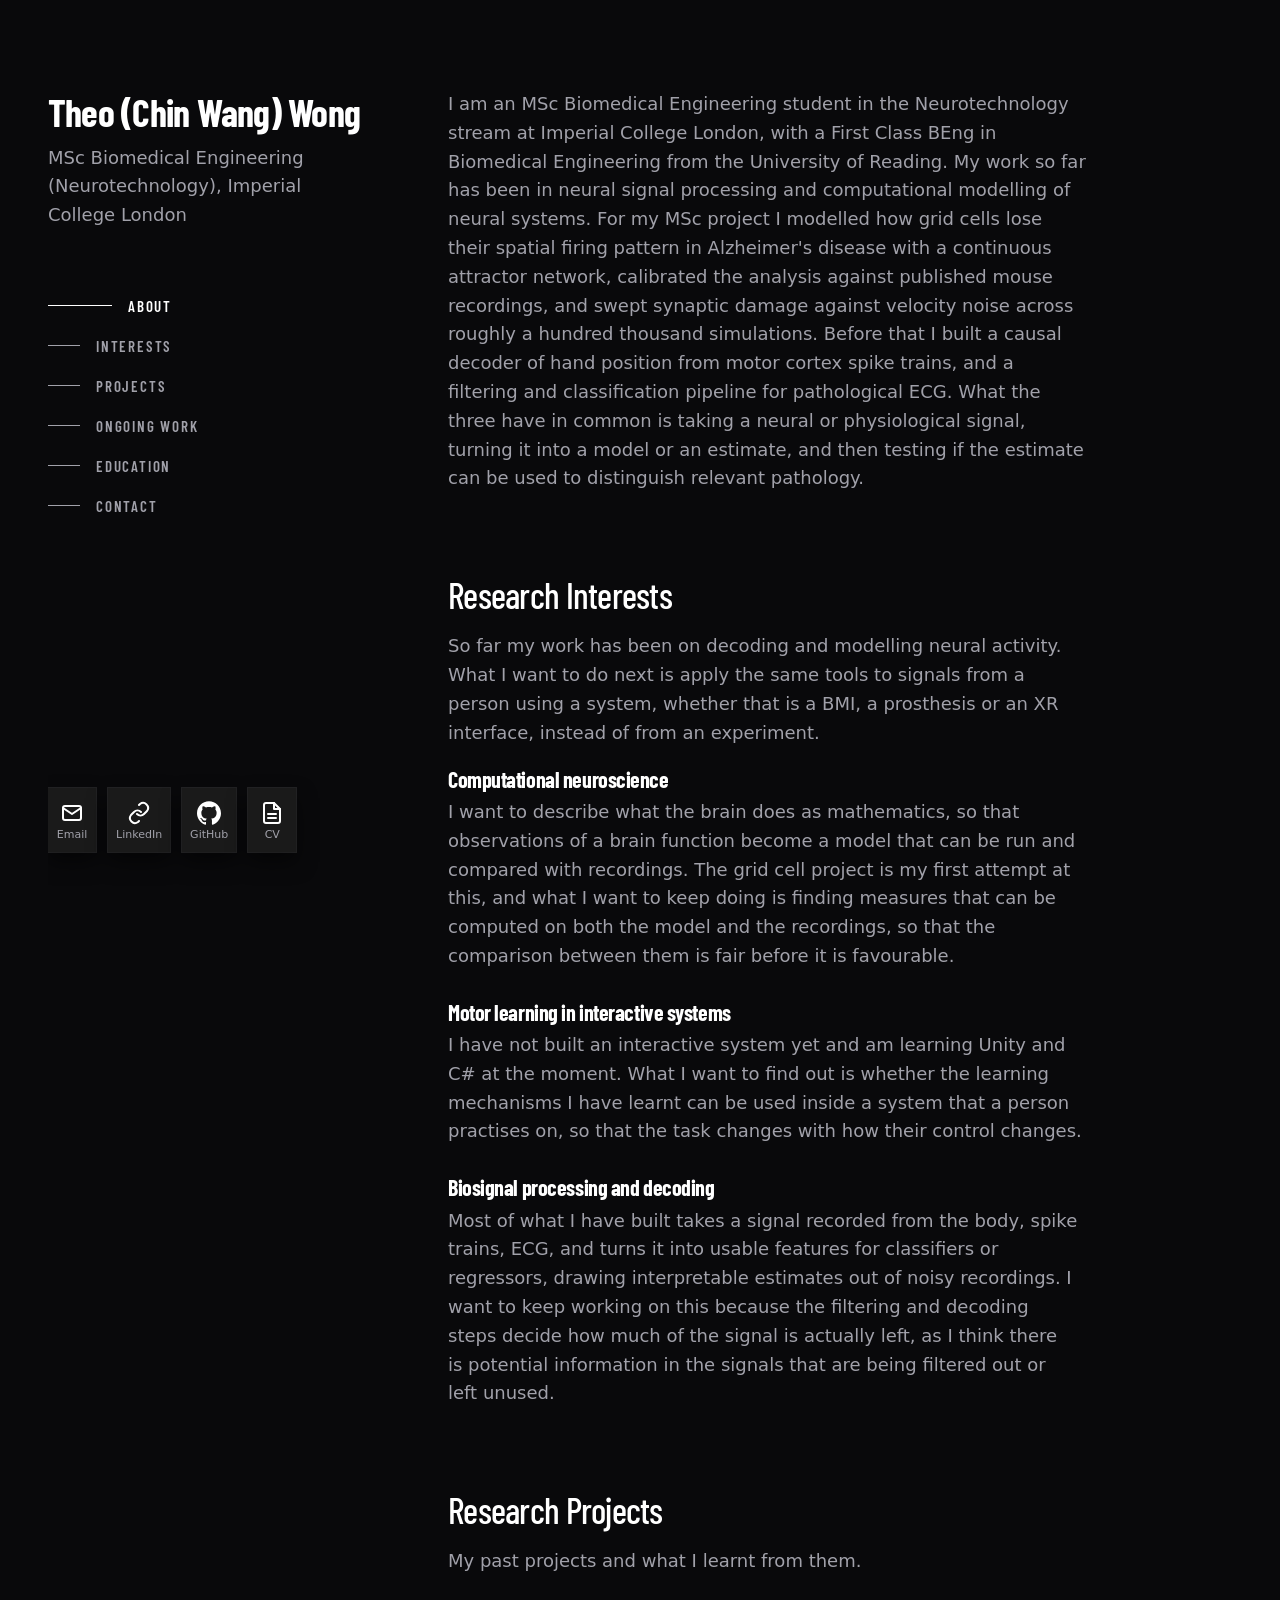
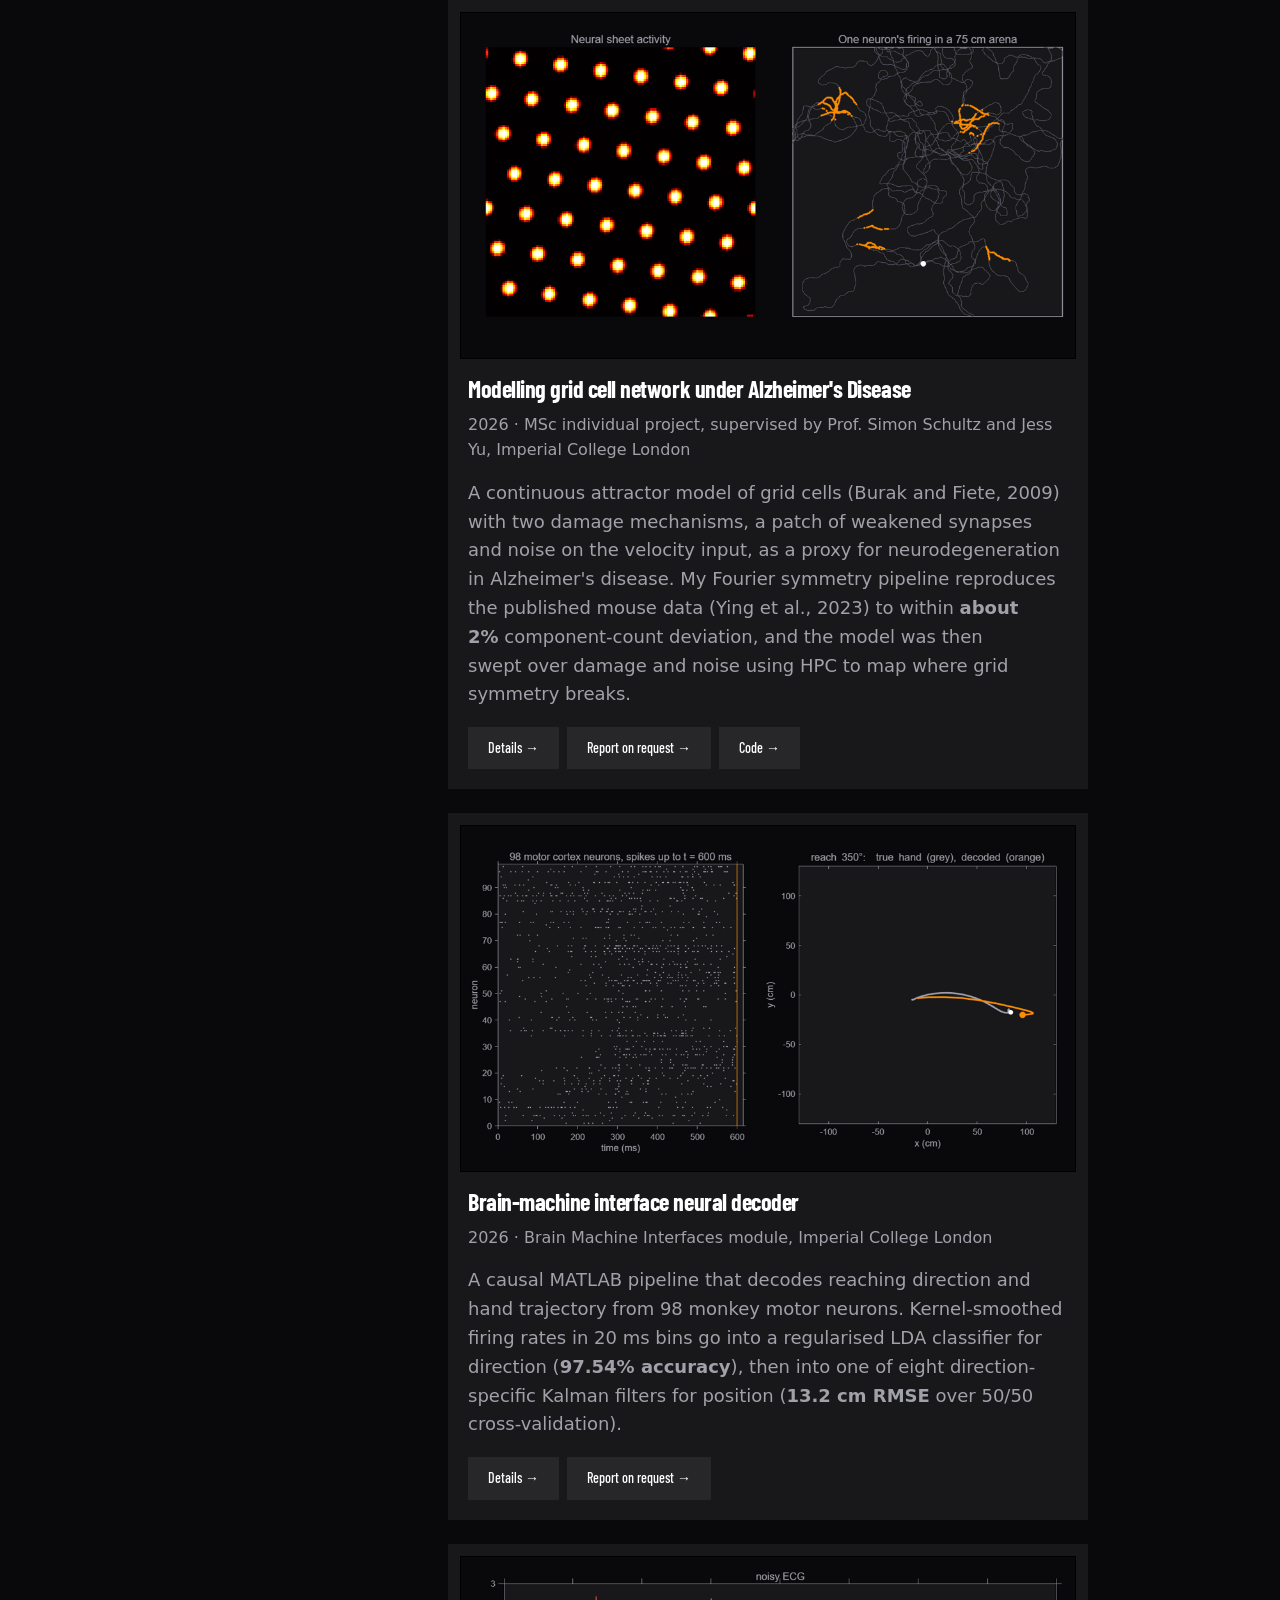
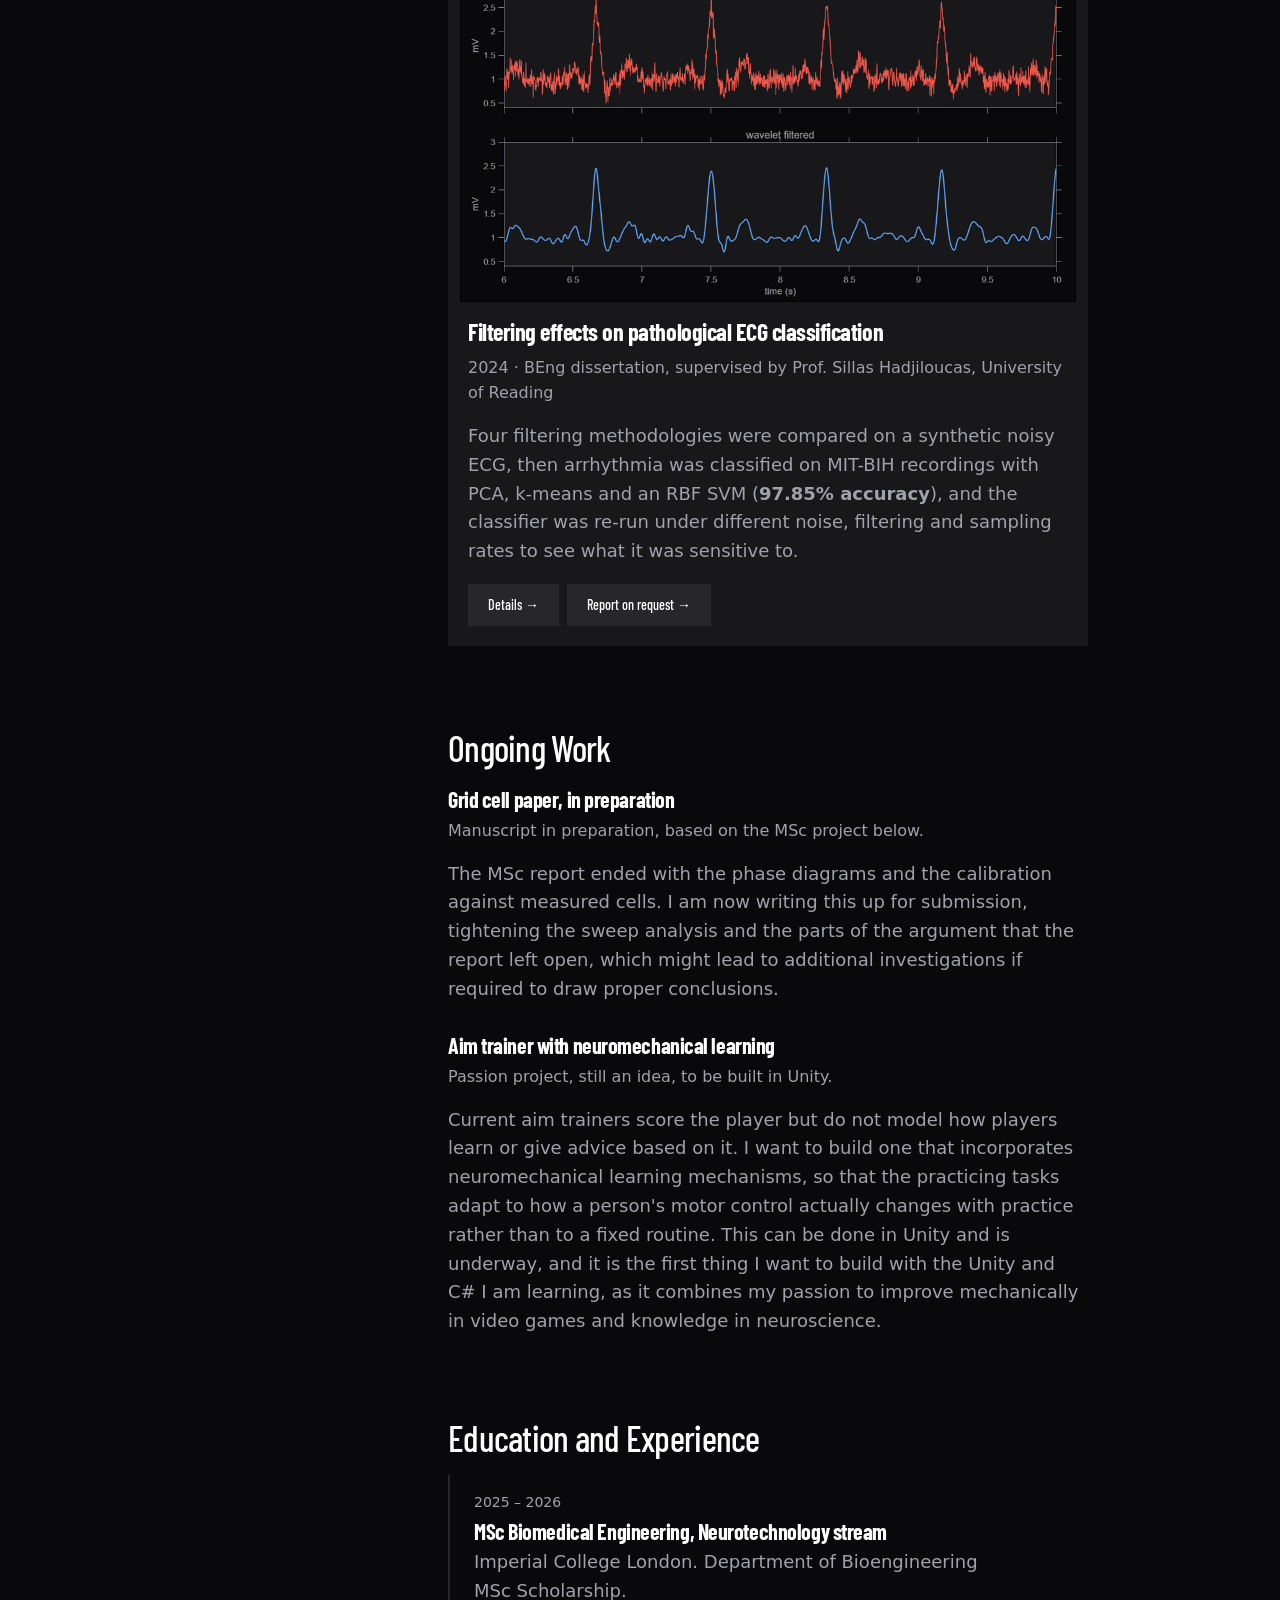
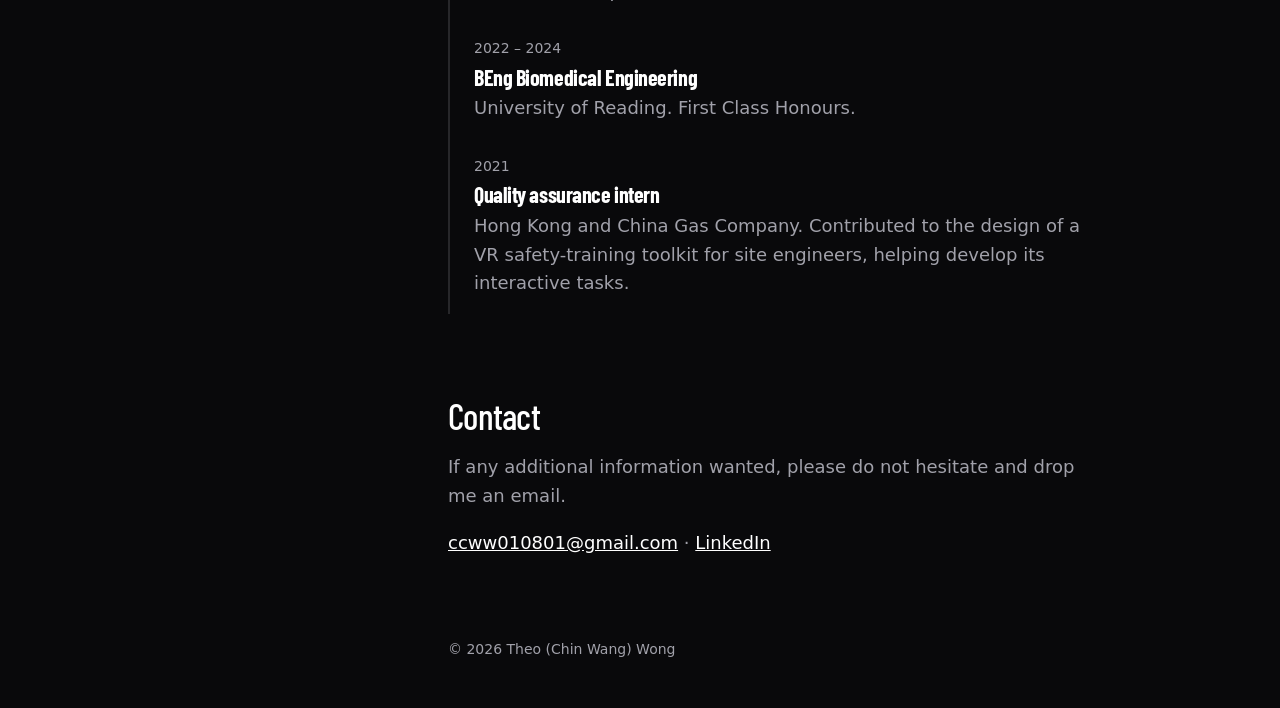
<file: index.html>
<!DOCTYPE html>
<html lang="en">
<head>
  <meta charset="UTF-8">
  <meta name="viewport" content="width=device-width, initial-scale=1.0">
  <!-- Shown in the browser tab and in search results -->
  <title>Theo (Chin Wang) Wong | MSc Biomedical Engineering, Imperial College London</title>
  <meta name="description" content="Research website of Theo (Chin Wang) Wong, MSc Biomedical Engineering (Neurotechnology) at Imperial College London. Neural decoding, computational modelling and evaluation.">
  <!-- Display font (free substitute for the reference site's paid Industry font) -->
  <link rel="preconnect" href="https://fonts.googleapis.com">
  <link rel="preconnect" href="https://fonts.gstatic.com" crossorigin>
  <link href="https://fonts.googleapis.com/css2?family=Barlow+Condensed:wght@500;600;700&display=swap" rel="stylesheet">
  <link rel="stylesheet" href="style.css">
</head>
<body>

  <!-- Wraps the header, main and footer. From 1024px wide, style.css
       turns this into two columns with the header as a sticky sidebar. -->
  <div class="layout">

  <!-- ============================================================
       HEADER
       Name, tagline, section menu and icon links. From 1024px wide
       this becomes the sticky sidebar on the left (see style.css).
       ============================================================ -->
  <header class="site-header">
    <div class="header-text">
      <h1><span>Theo (Chin Wang) Wong</span></h1>
      <p class="tagline"><span>MSc Biomedical Engineering (Neurotechnology), Imperial College London</span></p>
    </div>

    <!-- Section menu, shown from 1024px wide. nav.js highlights the section on screen. -->
    <nav class="section-nav" aria-label="Sections">
      <a href="#intro">About</a>
      <a href="#interests">Interests</a>
      <a href="#projects">Projects</a>
      <a href="#ongoing">Ongoing Work</a>
      <a href="#education">Education</a>
      <a href="#contact">Contact</a>
    </nav>

    <!-- Each <a> is a 48px square icon. Keep aria-label so screen readers know what it is. -->
    <nav class="icon-links" aria-label="External links">
      <!-- GitHub mark from simpleicons.org (CC0). Email and CV are generic line icons. LinkedIn is not in Simple Icons; use the official mark from LinkedIn's brand page if wanted. -->
      <a href="mailto:ccww010801@gmail.com" aria-label="Email" title="Email"><svg viewBox="0 0 24 24" fill="none" stroke="currentColor" stroke-width="2" stroke-linecap="round" stroke-linejoin="round" aria-hidden="true"><rect x="3" y="5" width="18" height="14" rx="2"/><path d="M3 7l9 6 9-6"/></svg><span class="icon-label">Email</span></a>
      <a href="https://www.linkedin.com/in/theo-wong-5562b3218" aria-label="LinkedIn" title="LinkedIn" target="_blank" rel="noopener"><svg viewBox="0 0 24 24" fill="none" stroke="currentColor" stroke-width="2" stroke-linecap="round" stroke-linejoin="round" aria-hidden="true"><path d="M10 13a5 5 0 0 0 7 0l3-3a5 5 0 0 0-7-7l-1 1"/><path d="M14 11a5 5 0 0 0-7 0l-3 3a5 5 0 0 0 7 7l1-1"/></svg><span class="icon-label">LinkedIn</span></a>
      <a href="https://github.com/Theo-Wong-67" aria-label="GitHub" title="GitHub" target="_blank" rel="noopener"><svg viewBox="0 0 24 24" fill="currentColor" aria-hidden="true"><path d="M12 .297c-6.63 0-12 5.373-12 12 0 5.303 3.438 9.8 8.205 11.385.6.113.82-.258.82-.577 0-.285-.01-1.04-.015-2.04-3.338.724-4.042-1.61-4.042-1.61C4.422 18.07 3.633 17.7 3.633 17.7c-1.087-.744.084-.729.084-.729 1.205.084 1.838 1.236 1.838 1.236 1.07 1.835 2.809 1.305 3.495.998.108-.776.417-1.305.76-1.605-2.665-.3-5.466-1.332-5.466-5.93 0-1.31.465-2.38 1.235-3.22-.135-.303-.54-1.523.105-3.176 0 0 1.005-.322 3.3 1.23.96-.267 1.98-.399 3-.405 1.02.006 2.04.138 3 .405 2.28-1.552 3.285-1.23 3.285-1.23.645 1.653.24 2.873.12 3.176.765.84 1.23 1.91 1.23 3.22 0 4.61-2.805 5.625-5.475 5.92.42.36.81 1.096.81 2.22 0 1.606-.015 2.896-.015 3.286 0 .315.21.69.825.57C20.565 22.092 24 17.592 24 12.297c0-6.627-5.373-12-12-12"/></svg><span class="icon-label">GitHub</span></a>
      <a href="assets/cv.pdf" aria-label="CV (PDF)" title="CV" target="_blank" rel="noopener"><svg viewBox="0 0 24 24" fill="none" stroke="currentColor" stroke-width="2" stroke-linecap="round" stroke-linejoin="round" aria-hidden="true"><path d="M14 2H6a2 2 0 0 0-2 2v16a2 2 0 0 0 2 2h12a2 2 0 0 0 2-2V8z"/><path d="M14 2v6h6"/><path d="M8 13h8M8 17h8"/></svg><span class="icon-label">CV</span></a>
      <!-- Optional: ORCID / Google Scholar -->
    </nav>
  </header>

  <main>

    <!-- ============================================================
         1. INTRO
         Two or three sentences. Who you are, what you work on,
         what you are looking for.
         ============================================================ -->
    <section id="intro" class="section">
      <p><span>I am an MSc Biomedical Engineering student in the Neurotechnology stream at Imperial College London, with a First Class BEng in Biomedical Engineering from the University of Reading. My work so far has been in neural signal processing and computational modelling of neural systems. For my MSc project I modelled how grid cells lose their spatial firing pattern in Alzheimer's disease with a continuous attractor network, calibrated the analysis against published mouse recordings, and swept synaptic damage against velocity noise across roughly a hundred thousand simulations. Before that I built a causal decoder of hand position from motor cortex spike trains, and a filtering and classification pipeline for pathological ECG. What the three have in common is taking a neural or physiological signal, turning it into a model or an estimate, and then testing if the estimate can be used to distinguish relevant pathology.</span></p>
    </section>

    <!-- ============================================================
         2. RESEARCH INTERESTS
         One paragraph, then a short list of themes with a sentence each.
         ============================================================ -->
    <section id="interests" class="section">
      <h2>Research Interests</h2>
      <p><span>So far my work has been on decoding and modelling neural activity. What I want to do next is apply the same tools to signals from a person using a system, whether that is a BMI, a prosthesis or an XR interface, instead of from an experiment.</span></p>

      <ul class="interest-list">
        <li>
          <h3><span>Computational neuroscience</span></h3>
          <p><span>I want to describe what the brain does as mathematics, so that <span>observations of a brain function become</span> a model that can be run and compared with recordings. The grid cell project is my first attempt at this, and what I want to keep doing is finding measures that can be computed on both the model and the recordings, so that the comparison between them is fair before it is favourable.</span></p>
        </li>
        <li>
          <h3><span>Motor learning in interactive systems</span></h3>
          <p><span>I have not built an interactive system yet and am learning Unity and C# at the moment. What I want to find out is whether the learning mechanisms I have <span>learnt</span> can be used inside a system that a person practises on, so that the task changes with how their control changes.</span></p>
        </li>
        <li>
          <h3><span>Biosignal processing and decoding</span></h3>
          <p><span>Most of what I have built takes a signal recorded from the body, spike trains, ECG, and turns it into usable features for classifiers or regressors, drawing interpretable estimates out of noisy recordings. I want to keep working on this because the filtering and decoding steps decide how much of the signal is actually left, as I think there is potential information in the signals that are being filtered out or left unused.</span></p>
</li>
      </ul>
    </section>

    <!-- ============================================================
         3. RESEARCH PROJECTS
         Card grid, newest first. Each <article> is one card.
         Copy the first <article> block for each additional project.
         ============================================================ -->
    <section id="projects" class="section">
      <h2>Research Projects</h2>
      <p class="section-intro"><span>My past projects and what I learnt from them.</span></p>

      <div class="card-grid">

        <!-- Card 1 -->
        <article class="card">
          <video src="assets/grid-cell-can-cover.mp4" poster="assets/grid-cell-can-cover.png" autoplay muted loop playsinline aria-label="Grid cell network activity beside a simulated animal exploring a 75 cm arena"></video>
          <div class="card-body">
            <h3><span>Modelling grid cell network under Alzheimer's Disease</span></h3>
            <p class="card-meta"><span>2026 · MSc individual project, supervised by Prof. Simon Schultz and Jess Yu, Imperial College London</span></p>
            <p><span>A continuous attractor model of grid cells (Burak and Fiete, 2009) with two damage mechanisms, a patch of weakened synapses and noise on the velocity input, as a proxy for neurodegeneration in Alzheimer's disease. My Fourier symmetry pipeline reproduces the published mouse data (Ying et al., 2023) to within <strong>about 2%</strong> component-count deviation, and the model was then swept over damage and noise using HPC to map where grid symmetry breaks.</span></p>
            <div class="card-links">
              <a href="projects/grid-cell-can.html" class="btn">Details →</a>
              <a href="mailto:ccww010801@gmail.com?subject=Report request: Grid cell network" class="btn">Report on request →</a>
              <a href="https://github.com/Theo-Wong-67/MSc-Grid-Cell-CAN-Project" class="btn" target="_blank" rel="noopener">Code →</a>
            </div>
          </div>
        </article>

        <!-- Card 2 -->
        <article class="card">
          <video src="assets/bmi-decoder-cover.mp4" poster="assets/bmi-decoder-cover.png" autoplay muted loop playsinline aria-label="The decoder running on held-out trials: spike raster and true versus decoded hand path"></video>
          <div class="card-body">
            <h3><span>Brain-machine interface neural decoder</span></h3>
            <p class="card-meta"><span>2026 · Brain Machine Interfaces module, Imperial College London</span></p>
            <p><span>A causal MATLAB pipeline that decodes reaching direction and hand trajectory from 98 monkey motor neurons. Kernel-smoothed firing rates in 20 ms bins go into a regularised LDA classifier for direction (<strong>97.54% accuracy</strong>), then into one of eight direction-specific Kalman filters for position (<strong>13.2 cm RMSE</strong> over 50/50 cross-validation).</span></p>
            <div class="card-links">
              <a href="projects/bmi-decoder.html" class="btn">Details →</a>
              <a href="mailto:ccww010801@gmail.com?subject=Report request: BMI decoder" class="btn">Report on request →</a>
            </div>
          </div>
        </article>

        <!-- Card 3 -->
        <article class="card">
          <video src="assets/ecg-filtering-cover.mp4" poster="assets/ecg-filtering-cover.png" autoplay muted loop playsinline aria-label="A noisy synthetic ECG and its wavelet-filtered version scrolling side by side"></video>
          <div class="card-body">
            <h3><span>Filtering effects on pathological ECG classification</span></h3>
            <p class="card-meta"><span>2024 · BEng dissertation, supervised by Prof. Sillas Hadjiloucas, University of Reading</span></p>
            <p><span> Four filtering methodologies were compared on a synthetic noisy ECG, then arrhythmia was classified on MIT-BIH recordings with PCA, k-means and an RBF SVM (<strong>97.85% accuracy</strong>), and the classifier was re-run under different noise, filtering and sampling rates to see what it was sensitive to.</span></p>
            <div class="card-links">
              <a href="projects/ecg-filtering.html" class="btn">Details →</a>
              <a href="mailto:ccww010801@gmail.com?subject=Report request: ECG dissertation" class="btn">Report on request →</a>
            </div>
          </div>
        </article>

      </div>
    </section>

    <!-- ============================================================
         2b. ONGOING WORK
         Short list. One entry per thing in progress, with a status line.
         Move an entry to a project card once it has results to show.
         ============================================================ -->
    <section id="ongoing" class="section">
      <h2>Ongoing Work</h2>
      <ul class="interest-list">
        <li>
          <h3><span><span>Grid cell paper, in preparation</span></span></h3>
          <p class="card-meta"><span>Manuscript in preparation, based on the MSc project below.</span></p>
          <p><span>The MSc report ended with the phase diagrams and the calibration against measured cells. I am now writing this up for submission, tightening the sweep analysis and the parts of the argument that the report left open, which might lead to additional investigations if required to draw proper conclusions.</span></p>
        </li>
        <li>
          <h3><span>Aim trainer with neuromechanical learning</span></h3>
          <p class="card-meta"><span>Passion project, still an idea, to be built in Unity.</span></p>
          <p><span> Current aim trainers score the player but do not model how players learn <span>or give advice based on it.</span> I want to build one that incorporates neuromechanical learning mechanisms, so that the practicing tasks adapt to how a person's motor control actually changes with practice rather than to <span>a fixed routine.</span> This can be done in Unity and is underway, and it is the first thing I want to build with the Unity and C# I am learning, as it combines my passion to improve mechanically in video games and knowledge in neuroscience.</span></p>
        </li>
      </ul>
    </section>

    <!-- ============================================================
         5. EDUCATION AND EXPERIENCE
         Vertical timeline, newest first. One <li> per entry.
         ============================================================ -->
    <section id="education" class="section">
      <h2>Education and Experience</h2>
      <ol class="timeline">
        <li>
          <span class="timeline-date"><span>2025 – 2026</span></span>
          <h3><span>MSc Biomedical Engineering, Neurotechnology stream</span></h3>
          <p><span>Imperial College London. Department of Bioengineering MSc Scholarship.</span></p>
        </li>
        <li>
          <span class="timeline-date"><span>2022 – 2024</span></span>
          <h3><span>BEng Biomedical Engineering</span></h3>
          <p><span>University of Reading. First Class Honours.</span></p>
        </li>
        <li>
          <span class="timeline-date"><span>2021</span></span>
          <h3><span>Quality assurance intern</span></h3>
          <p><span>Hong Kong and China Gas Company. Contributed to the design of a VR safety-training toolkit for site engineers, helping develop its interactive tasks.</span></p>
        </li>
      </ol>
    </section>

    <!-- ============================================================
         6. CONTACT
         Plain links. No form, so no backend is needed.
         ============================================================ -->
    <section id="contact" class="section">
      <h2>Contact</h2>
      <p><span>If any additional information wanted, please do not hesitate and drop me an email.</span></p>
      <p>
        <a href="mailto:ccww010801@gmail.com">ccww010801@gmail.com</a> ·
        <a href="https://www.linkedin.com/in/theo-wong-5562b3218" target="_blank" rel="noopener">LinkedIn</a>
      </p>
    </section>

  </main>

  <!-- ============================================================
       FOOTER
       Same icon row as the header, plus a copyright line.
       ============================================================ -->
  <footer class="site-footer">
    <nav class="icon-links" aria-label="External links">
      <!-- GitHub mark from simpleicons.org (CC0). Email and CV are generic line icons. LinkedIn is not in Simple Icons; use the official mark from LinkedIn's brand page if wanted. -->
      <a href="mailto:ccww010801@gmail.com" aria-label="Email" title="Email"><svg viewBox="0 0 24 24" fill="none" stroke="currentColor" stroke-width="2" stroke-linecap="round" stroke-linejoin="round" aria-hidden="true"><rect x="3" y="5" width="18" height="14" rx="2"/><path d="M3 7l9 6 9-6"/></svg><span class="icon-label">Email</span></a>
      <a href="https://www.linkedin.com/in/theo-wong-5562b3218" aria-label="LinkedIn" title="LinkedIn" target="_blank" rel="noopener"><svg viewBox="0 0 24 24" fill="none" stroke="currentColor" stroke-width="2" stroke-linecap="round" stroke-linejoin="round" aria-hidden="true"><path d="M10 13a5 5 0 0 0 7 0l3-3a5 5 0 0 0-7-7l-1 1"/><path d="M14 11a5 5 0 0 0-7 0l-3 3a5 5 0 0 0 7 7l1-1"/></svg><span class="icon-label">LinkedIn</span></a>
      <a href="https://github.com/Theo-Wong-67" aria-label="GitHub" title="GitHub" target="_blank" rel="noopener"><svg viewBox="0 0 24 24" fill="currentColor" aria-hidden="true"><path d="M12 .297c-6.63 0-12 5.373-12 12 0 5.303 3.438 9.8 8.205 11.385.6.113.82-.258.82-.577 0-.285-.01-1.04-.015-2.04-3.338.724-4.042-1.61-4.042-1.61C4.422 18.07 3.633 17.7 3.633 17.7c-1.087-.744.084-.729.084-.729 1.205.084 1.838 1.236 1.838 1.236 1.07 1.835 2.809 1.305 3.495.998.108-.776.417-1.305.76-1.605-2.665-.3-5.466-1.332-5.466-5.93 0-1.31.465-2.38 1.235-3.22-.135-.303-.54-1.523.105-3.176 0 0 1.005-.322 3.3 1.23.96-.267 1.98-.399 3-.405 1.02.006 2.04.138 3 .405 2.28-1.552 3.285-1.23 3.285-1.23.645 1.653.24 2.873.12 3.176.765.84 1.23 1.91 1.23 3.22 0 4.61-2.805 5.625-5.475 5.92.42.36.81 1.096.81 2.22 0 1.606-.015 2.896-.015 3.286 0 .315.21.69.825.57C20.565 22.092 24 17.592 24 12.297c0-6.627-5.373-12-12-12"/></svg><span class="icon-label">GitHub</span></a>
      <a href="assets/cv.pdf" aria-label="CV (PDF)" title="CV" target="_blank" rel="noopener"><svg viewBox="0 0 24 24" fill="none" stroke="currentColor" stroke-width="2" stroke-linecap="round" stroke-linejoin="round" aria-hidden="true"><path d="M14 2H6a2 2 0 0 0-2 2v16a2 2 0 0 0 2 2h12a2 2 0 0 0 2-2V8z"/><path d="M14 2v6h6"/><path d="M8 13h8M8 17h8"/></svg><span class="icon-label">CV</span></a>
      <!-- Optional: ORCID / Google Scholar -->
    </nav>
    <p class="copyright">© 2026 Theo (Chin Wang) Wong</p>
  </footer>

  </div><!-- /.layout -->

  <!-- Highlights the current section in the sidebar menu -->
  <script src="nav.js"></script>

</body>
</html>
</file>
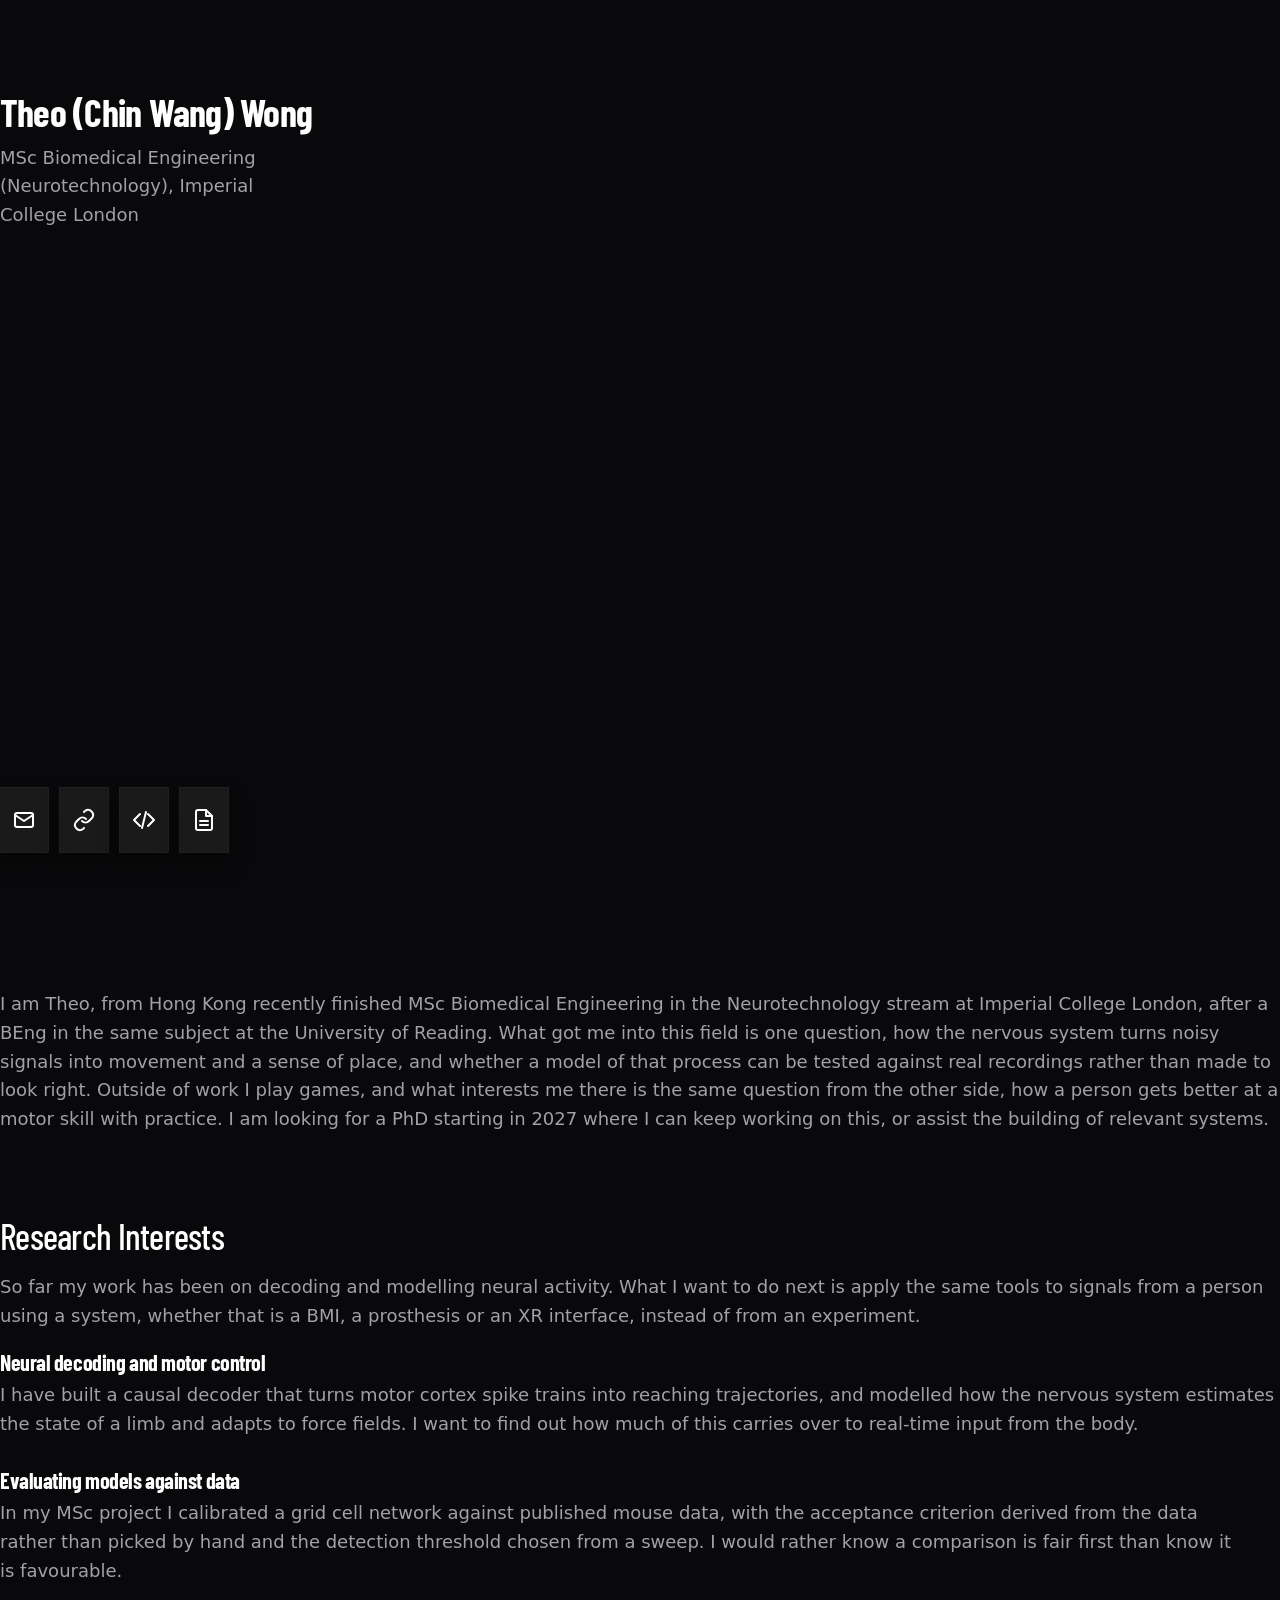
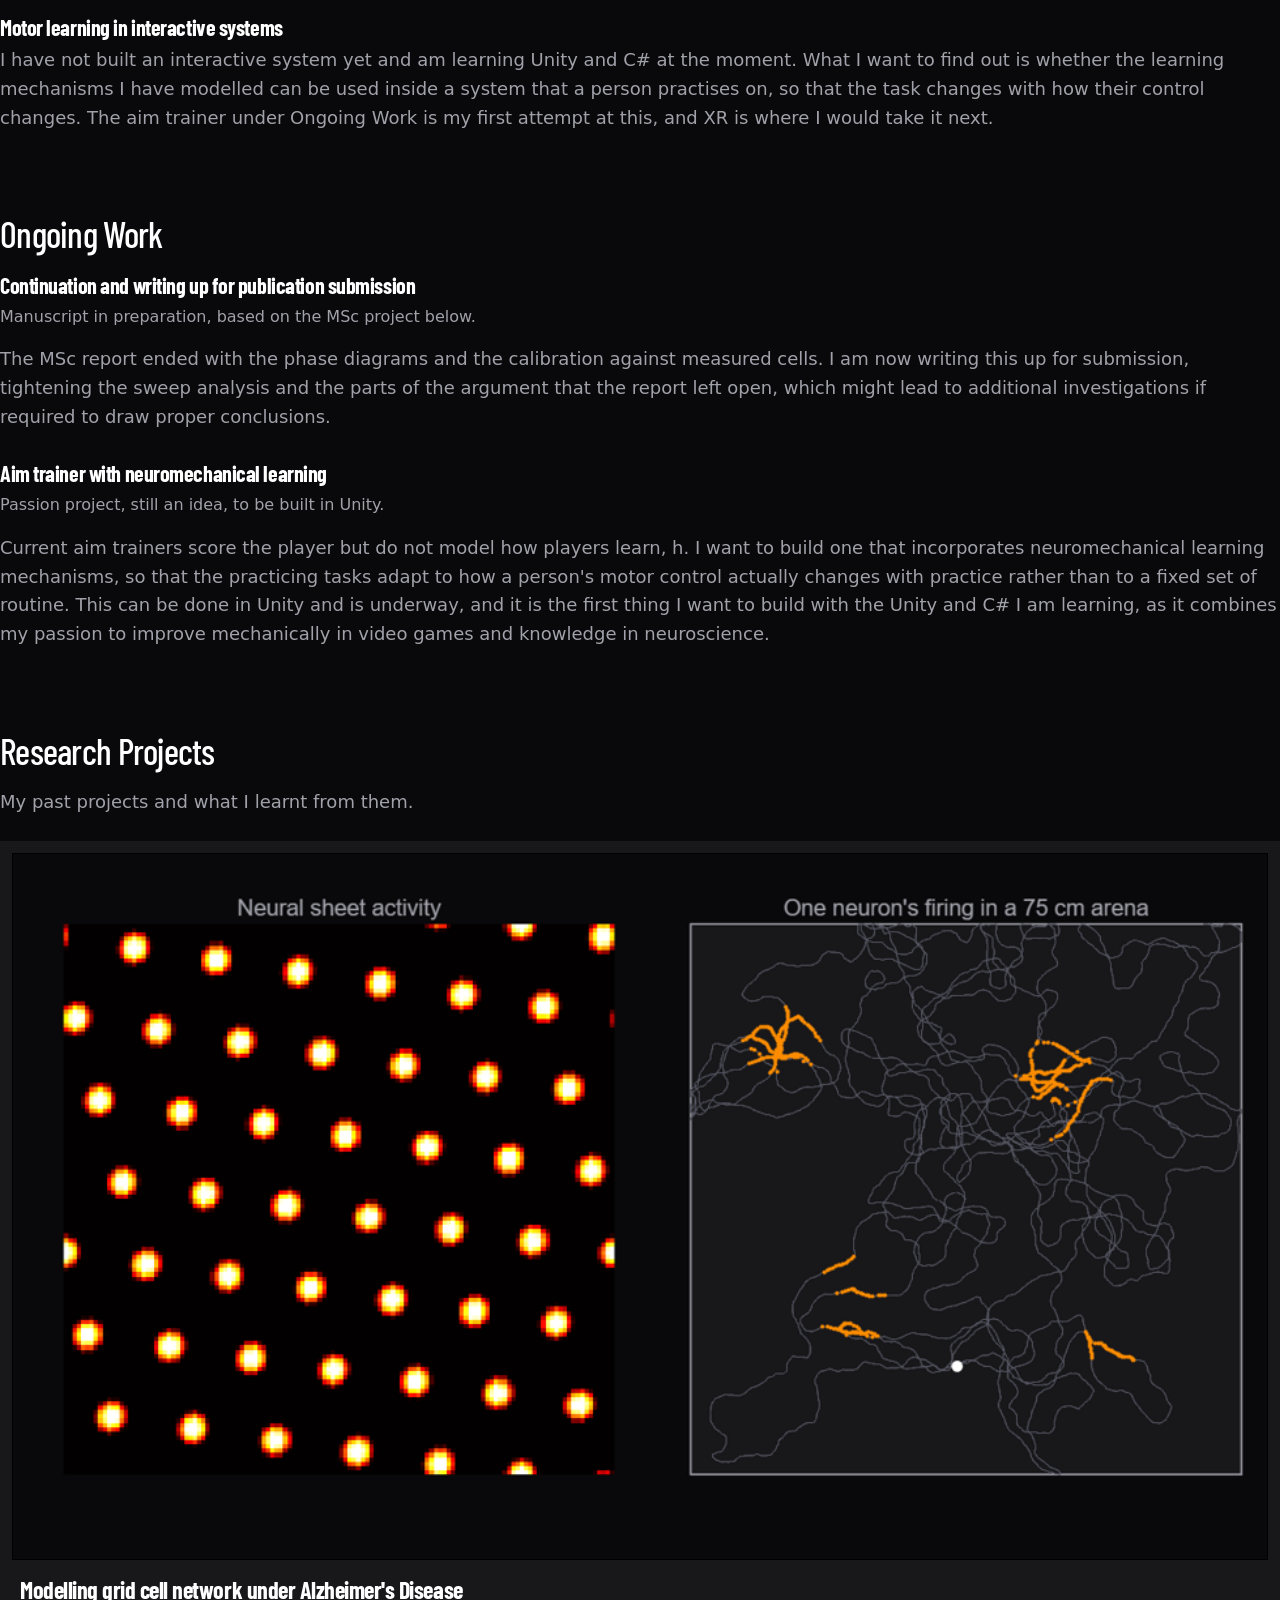
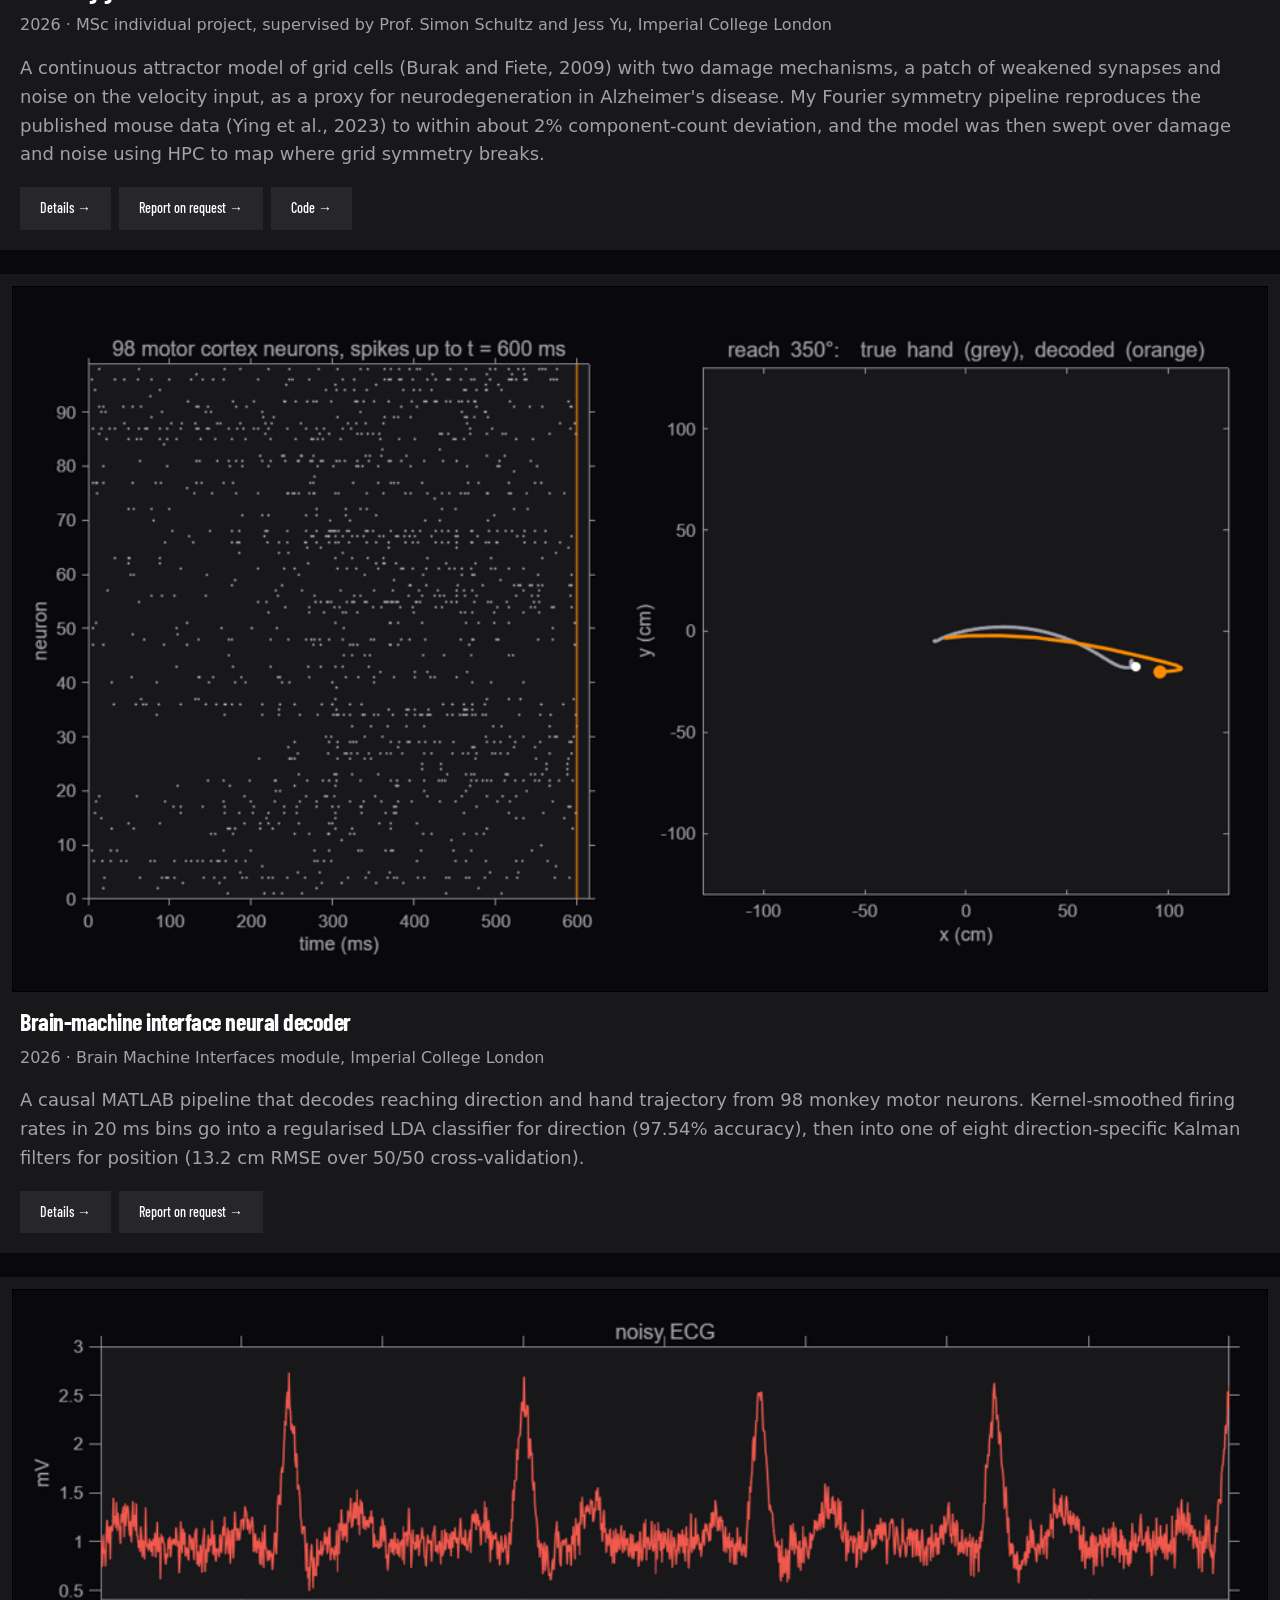
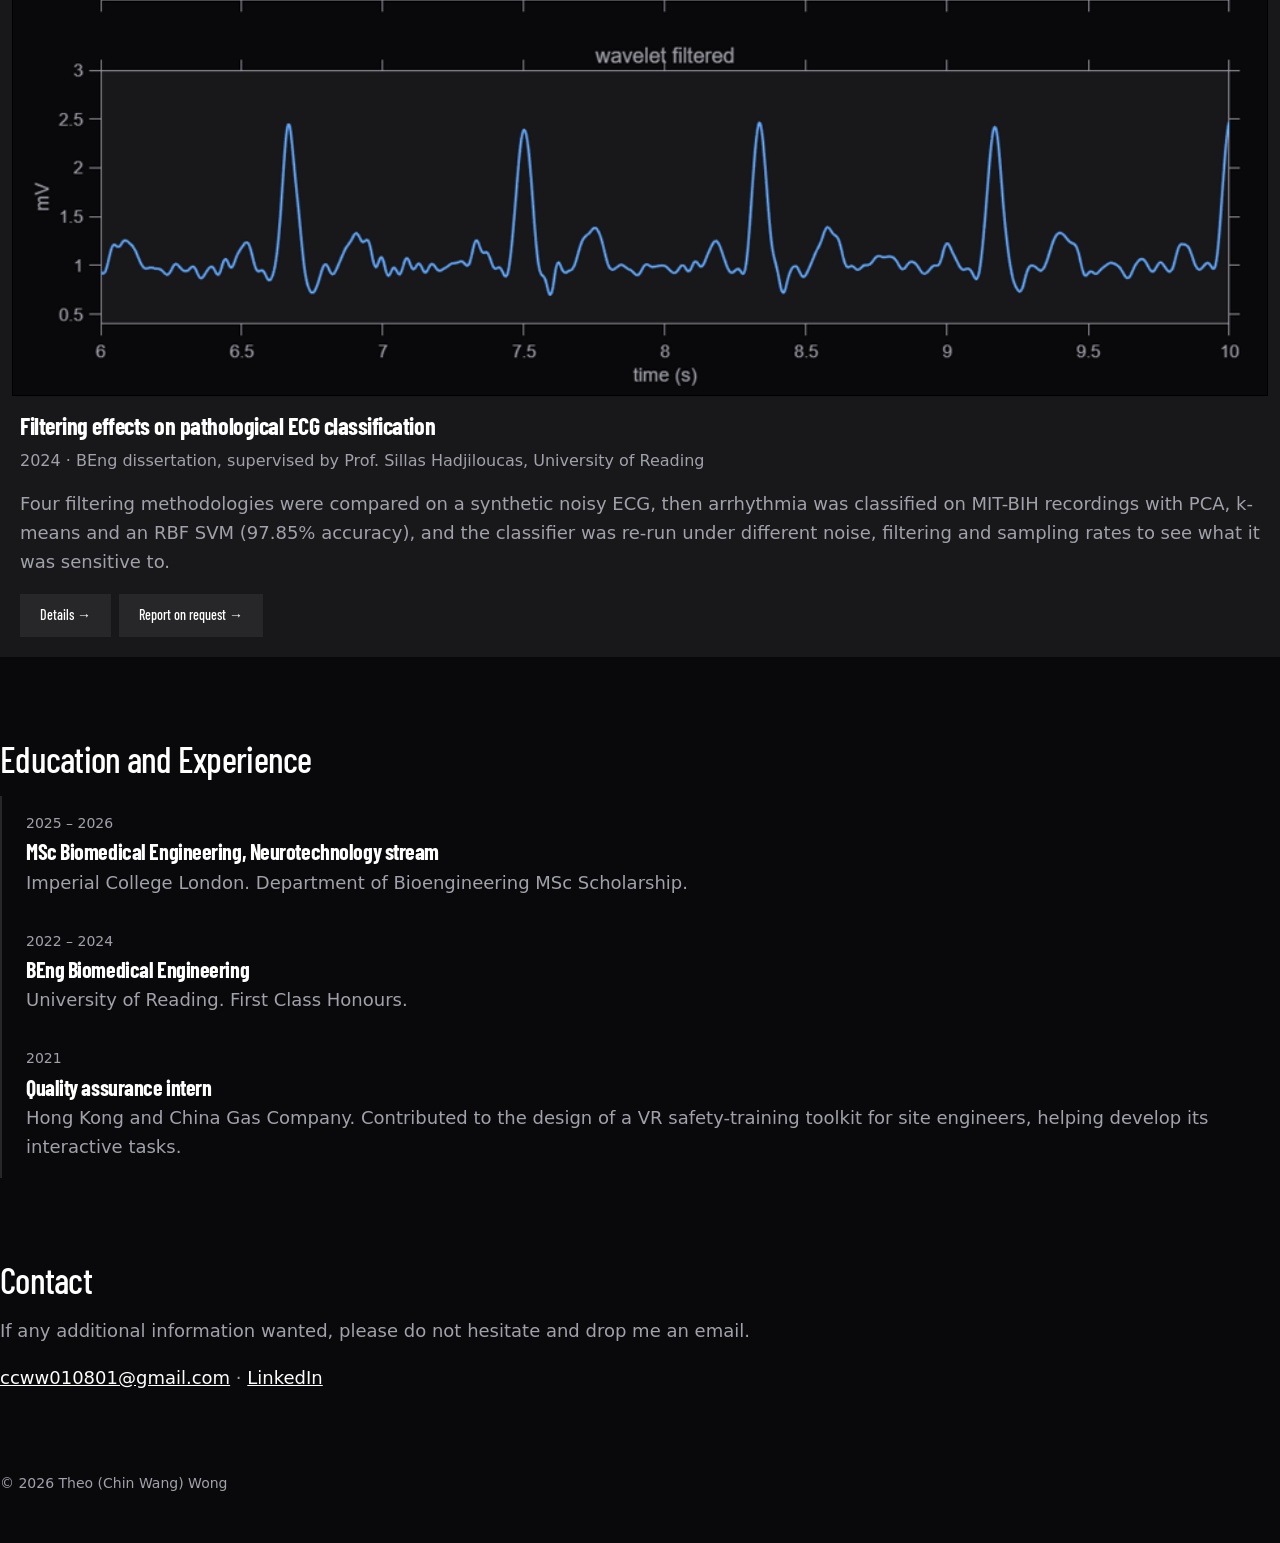
<file: index-1.html>
<!DOCTYPE html>
<html lang="en">
<head>
  <meta charset="UTF-8">
  <meta name="viewport" content="width=device-width, initial-scale=1.0">
  <!-- Shown in the browser tab and in search results -->
  <title>Theo (Chin Wang) Wong | MSc Biomedical Engineering, Imperial College London</title>
  <meta name="description" content="Research website of Theo (Chin Wang) Wong, MSc Biomedical Engineering (Neurotechnology) at Imperial College London. Neural decoding, computational modelling and evaluation.">
  <!-- Display font (free substitute for the reference site's paid Industry font) -->
  <link rel="preconnect" href="https://fonts.googleapis.com">
  <link rel="preconnect" href="https://fonts.gstatic.com" crossorigin>
  <link href="https://fonts.googleapis.com/css2?family=Barlow+Condensed:wght@500;600;700&display=swap" rel="stylesheet">
  <link rel="stylesheet" href="style.css">
</head>
<body>

  <!-- ============================================================
       HEADER
       Left: name + one-line tagline. Right: row of icon links.
       No nav menu, matching the reference site.
       ============================================================ -->
  <header class="site-header">
    <div class="header-text">
      <h1><span>Theo (Chin Wang) Wong</span></h1>
      <p class="tagline"><span>MSc Biomedical Engineering (Neurotechnology), Imperial College London</span></p>
    </div>

    <!-- Each <a> is a 48px square icon. Keep aria-label so screen readers know what it is. -->
    <nav class="icon-links" aria-label="External links">
      <!-- Generic line icons. For official brand marks, paste the SVG from simpleicons.org in place of each <svg>. -->
      <a href="mailto:ccww010801@gmail.com" aria-label="Email" title="Email"><svg viewBox="0 0 24 24" fill="none" stroke="currentColor" stroke-width="2" stroke-linecap="round" stroke-linejoin="round" aria-hidden="true"><rect x="3" y="5" width="18" height="14" rx="2"/><path d="M3 7l9 6 9-6"/></svg></a>
      <a href="https://www.linkedin.com/in/theo-wong-5562b3218" aria-label="LinkedIn" title="LinkedIn" target="_blank" rel="noopener"><svg viewBox="0 0 24 24" fill="none" stroke="currentColor" stroke-width="2" stroke-linecap="round" stroke-linejoin="round" aria-hidden="true"><path d="M10 13a5 5 0 0 0 7 0l3-3a5 5 0 0 0-7-7l-1 1"/><path d="M14 11a5 5 0 0 0-7 0l-3 3a5 5 0 0 0 7 7l1-1"/></svg></a>
      <a href="https://github.com/Theo-Wong-67" aria-label="GitHub" title="GitHub" target="_blank" rel="noopener"><svg viewBox="0 0 24 24" fill="none" stroke="currentColor" stroke-width="2" stroke-linecap="round" stroke-linejoin="round" aria-hidden="true"><path d="M8 6l-6 6 6 6"/><path d="M16 6l6 6-6 6"/><path d="M14 4l-4 16"/></svg></a>
      <a href="assets/cv.pdf" aria-label="CV (PDF)" title="CV" target="_blank" rel="noopener"><svg viewBox="0 0 24 24" fill="none" stroke="currentColor" stroke-width="2" stroke-linecap="round" stroke-linejoin="round" aria-hidden="true"><path d="M14 2H6a2 2 0 0 0-2 2v16a2 2 0 0 0 2 2h12a2 2 0 0 0 2-2V8z"/><path d="M14 2v6h6"/><path d="M8 13h8M8 17h8"/></svg></a>
      <!-- Optional: ORCID / Google Scholar -->
    </nav>
  </header>

  <main>

    <!-- ============================================================
         1. INTRO
         Two or three sentences. Who you are, what you work on,
         what you are looking for.
         ============================================================ -->
    <section id="intro" class="section">
      <p><span>I am Theo, from Hong Kong recently finished MSc Biomedical Engineering in the Neurotechnology stream at Imperial College London, after a BEng in the same subject at the University of Reading. What got me into this field is one question, how the nervous system turns noisy signals into movement and a sense of place, and whether a model of that process can be tested against real recordings rather than made to look right. Outside of work I play games, and what interests me there is the same question from the other side, how a person gets better at a motor skill with practice. I am looking for a PhD starting in 2027 where I can keep working on this, or assist the building of relevant systems.</span></p>
    </section>

    <!-- ============================================================
         2. RESEARCH INTERESTS
         One paragraph, then a short list of themes with a sentence each.
         ============================================================ -->
    <section id="interests" class="section">
      <h2>Research Interests</h2>
      <p><span>So far my work has been on decoding and modelling neural activity. What I want to do next is apply the same tools to signals from a person using a system, whether that is a BMI, a prosthesis or an XR interface, instead of from an experiment.</span></p>

      <ul class="interest-list">
        <li>
          <h3><span>Neural decoding and motor control</span></h3>
          <p><span class="draft">I have built a causal decoder that turns motor cortex spike trains into reaching trajectories, and modelled how the nervous system estimates the state of a limb and adapts to force fields. I want to find out how much of this carries over to real-time input from the body.</span></p>
        </li>
        <li>
          <h3><span>Evaluating models against data</span></h3>
          <p><span class="draft">In my MSc project I calibrated a grid cell network against published mouse data, with the acceptance criterion derived from the data rather than picked by hand and the detection threshold chosen from a sweep. I would rather know a comparison is fair first than know it is favourable.</span></p>
        </li>
        <li>
          <h3><span class="draft">Motor learning in interactive systems</span></h3>
          <p><span class="draft">I have not built an interactive system yet and am learning Unity and C# at the moment. What I want to find out is whether the learning mechanisms I have modelled can be used inside a system that a person practises on, so that the task changes with how their control changes. The aim trainer under Ongoing Work is my first attempt at this, and XR is where I would take it next.</span></p>
        </li>
      </ul>
    </section>

    <!-- ============================================================
         2b. ONGOING WORK
         Short list. One entry per thing in progress, with a status line.
         Move an entry to a project card once it has results to show.
         ============================================================ -->
    <section id="ongoing" class="section">
      <h2>Ongoing Work</h2>
      <ul class="interest-list">
        <li>
          <h3><span>Continuation and writing up for publication submission</span></h3>
          <p class="card-meta"><span>Manuscript in preparation, based on the MSc project below.</span></p>
          <p><span>The MSc report ended with the phase diagrams and the calibration against measured cells. I am now writing this up for submission, tightening the sweep analysis and the parts of the argument that the report left open, which might lead to additional investigations if required to draw proper conclusions.</span></p>
        </li>
        <li>
          <h3><span>Aim trainer with neuromechanical learning</span></h3>
          <p class="card-meta"><span>Passion project, still an idea, to be built in Unity.</span></p>
          <p><span> Current aim trainers score the player but do not model how players learn, h. I want to build one that incorporates neuromechanical learning mechanisms, so that the practicing tasks adapt to how a person's motor control actually changes with practice rather than to a fixed set of routine. This can be done in Unity and is underway, and it is the first thing I want to build with the Unity and C# I am learning, as it combines my passion to improve mechanically in video games and knowledge in neuroscience.</span></p>
        </li>
      </ul>
    </section>

    <!-- ============================================================
         3. RESEARCH PROJECTS
         Card grid, newest first. Each <article> is one card.
         Copy the first <article> block for each additional project.
         ============================================================ -->
    <section id="projects" class="section">
      <h2>Research Projects</h2>
      <p class="section-intro"><span>My past projects and what I learnt from them.</span></p>

      <div class="card-grid">

        <!-- Card 1 -->
        <article class="card">
          <video src="assets/grid-cell-can-cover.mp4" poster="assets/grid-cell-can-cover.png" autoplay muted loop playsinline aria-label="Grid cell network activity beside a simulated animal exploring a 75 cm arena"></video>
          <div class="card-body">
            <h3><span>Modelling grid cell network under Alzheimer's Disease</span></h3>
            <p class="card-meta"><span>2026 · MSc individual project, supervised by Prof. Simon Schultz and Jess Yu, Imperial College London</span></p>
            <p><span>A continuous attractor model of grid cells (Burak and Fiete, 2009) with two damage mechanisms, a patch of weakened synapses and noise on the velocity input, as a proxy for neurodegeneration in Alzheimer's disease. My Fourier symmetry pipeline reproduces the published mouse data (Ying et al., 2023) to within about 2% component-count deviation, and the model was then swept over damage and noise using HPC to map where grid symmetry breaks.</span></p>
            <div class="card-links">
              <a href="projects/grid-cell-can.html" class="btn">Details →</a>
              <a href="mailto:ccww010801@gmail.com?subject=Report request: Grid cell network" class="btn">Report on request →</a>
              <a href="https://github.com/Theo-Wong-67/MSc-Grid-Cell-CAN-Project" class="btn" target="_blank" rel="noopener">Code →</a>
            </div>
          </div>
        </article>

        <!-- Card 2 -->
        <article class="card">
          <video src="assets/bmi-decoder-cover.mp4" poster="assets/bmi-decoder-cover.png" autoplay muted loop playsinline aria-label="The decoder running on held-out trials: spike raster and true versus decoded hand path"></video>
          <div class="card-body">
            <h3><span>Brain-machine interface neural decoder</span></h3>
            <p class="card-meta"><span>2026 · Brain Machine Interfaces module, Imperial College London</span></p>
            <p><span>A causal MATLAB pipeline that decodes reaching direction and hand trajectory from 98 monkey motor neurons. Kernel-smoothed firing rates in 20 ms bins go into a regularised LDA classifier for direction (97.54% accuracy), then into one of eight direction-specific Kalman filters for position (13.2 cm RMSE over 50/50 cross-validation).</span></p>
            <div class="card-links">
              <a href="projects/bmi-decoder.html" class="btn">Details →</a>
              <a href="mailto:ccww010801@gmail.com?subject=Report request: BMI decoder" class="btn">Report on request →</a>
            </div>
          </div>
        </article>

        <!-- Card 3 -->
        <article class="card">
          <video src="assets/ecg-filtering-cover.mp4" poster="assets/ecg-filtering-cover.png" autoplay muted loop playsinline aria-label="A noisy synthetic ECG and its wavelet-filtered version scrolling side by side"></video>
          <div class="card-body">
            <h3><span>Filtering effects on pathological ECG classification</span></h3>
            <p class="card-meta"><span>2024 · BEng dissertation, supervised by Prof. Sillas Hadjiloucas, University of Reading</span></p>
            <p><span> Four filtering methodologies were compared on a synthetic noisy ECG, then arrhythmia was classified on MIT-BIH recordings with PCA, k-means and an RBF SVM (97.85% accuracy), and the classifier was re-run under different noise, filtering and sampling rates to see what it was sensitive to.</span></p>
            <div class="card-links">
              <a href="projects/ecg-filtering.html" class="btn">Details →</a>
              <a href="mailto:ccww010801@gmail.com?subject=Report request: ECG dissertation" class="btn">Report on request →</a>
            </div>
          </div>
        </article>

      </div>
    </section>

    <!-- ============================================================
         5. EDUCATION AND EXPERIENCE
         Vertical timeline, newest first. One <li> per entry.
         ============================================================ -->
    <section id="education" class="section">
      <h2>Education and Experience</h2>
      <ol class="timeline">
        <li>
          <span class="timeline-date"><span>2025 – 2026</span></span>
          <h3><span>MSc Biomedical Engineering, Neurotechnology stream</span></h3>
          <p><span>Imperial College London. Department of Bioengineering MSc Scholarship.</span></p>
        </li>
        <li>
          <span class="timeline-date"><span>2022 – 2024</span></span>
          <h3><span>BEng Biomedical Engineering</span></h3>
          <p><span>University of Reading. First Class Honours.</span></p>
        </li>
        <li>
          <span class="timeline-date"><span>2021</span></span>
          <h3><span>Quality assurance intern</span></h3>
          <p><span>Hong Kong and China Gas Company. Contributed to the design of a VR safety-training toolkit for site engineers, helping develop its interactive tasks.</span></p>
        </li>
      </ol>
    </section>

    <!-- ============================================================
         6. CONTACT
         Plain links. No form, so no backend is needed.
         ============================================================ -->
    <section id="contact" class="section">
      <h2>Contact</h2>
      <p><span>If any additional information wanted, please do not hesitate and drop me an email.</span></p>
      <p>
        <a href="mailto:ccww010801@gmail.com">ccww010801@gmail.com</a> ·
        <a href="https://www.linkedin.com/in/theo-wong-5562b3218" target="_blank" rel="noopener">LinkedIn</a>
      </p>
    </section>

  </main>

  <!-- ============================================================
       FOOTER
       Same icon row as the header, plus a copyright line.
       ============================================================ -->
  <footer class="site-footer">
    <nav class="icon-links" aria-label="External links">
      <!-- Generic line icons. For official brand marks, paste the SVG from simpleicons.org in place of each <svg>. -->
      <a href="mailto:ccww010801@gmail.com" aria-label="Email" title="Email"><svg viewBox="0 0 24 24" fill="none" stroke="currentColor" stroke-width="2" stroke-linecap="round" stroke-linejoin="round" aria-hidden="true"><rect x="3" y="5" width="18" height="14" rx="2"/><path d="M3 7l9 6 9-6"/></svg></a>
      <a href="https://www.linkedin.com/in/theo-wong-5562b3218" aria-label="LinkedIn" title="LinkedIn" target="_blank" rel="noopener"><svg viewBox="0 0 24 24" fill="none" stroke="currentColor" stroke-width="2" stroke-linecap="round" stroke-linejoin="round" aria-hidden="true"><path d="M10 13a5 5 0 0 0 7 0l3-3a5 5 0 0 0-7-7l-1 1"/><path d="M14 11a5 5 0 0 0-7 0l-3 3a5 5 0 0 0 7 7l1-1"/></svg></a>
      <a href="https://github.com/Theo-Wong-67" aria-label="GitHub" title="GitHub" target="_blank" rel="noopener"><svg viewBox="0 0 24 24" fill="none" stroke="currentColor" stroke-width="2" stroke-linecap="round" stroke-linejoin="round" aria-hidden="true"><path d="M8 6l-6 6 6 6"/><path d="M16 6l6 6-6 6"/><path d="M14 4l-4 16"/></svg></a>
      <a href="assets/cv.pdf" aria-label="CV (PDF)" title="CV" target="_blank" rel="noopener"><svg viewBox="0 0 24 24" fill="none" stroke="currentColor" stroke-width="2" stroke-linecap="round" stroke-linejoin="round" aria-hidden="true"><path d="M14 2H6a2 2 0 0 0-2 2v16a2 2 0 0 0 2 2h12a2 2 0 0 0 2-2V8z"/><path d="M14 2v6h6"/><path d="M8 13h8M8 17h8"/></svg></a>
      <!-- Optional: ORCID / Google Scholar -->
    </nav>
    <p class="copyright">© 2026 Theo (Chin Wang) Wong</p>
  </footer>

</body>
</html>
</file>
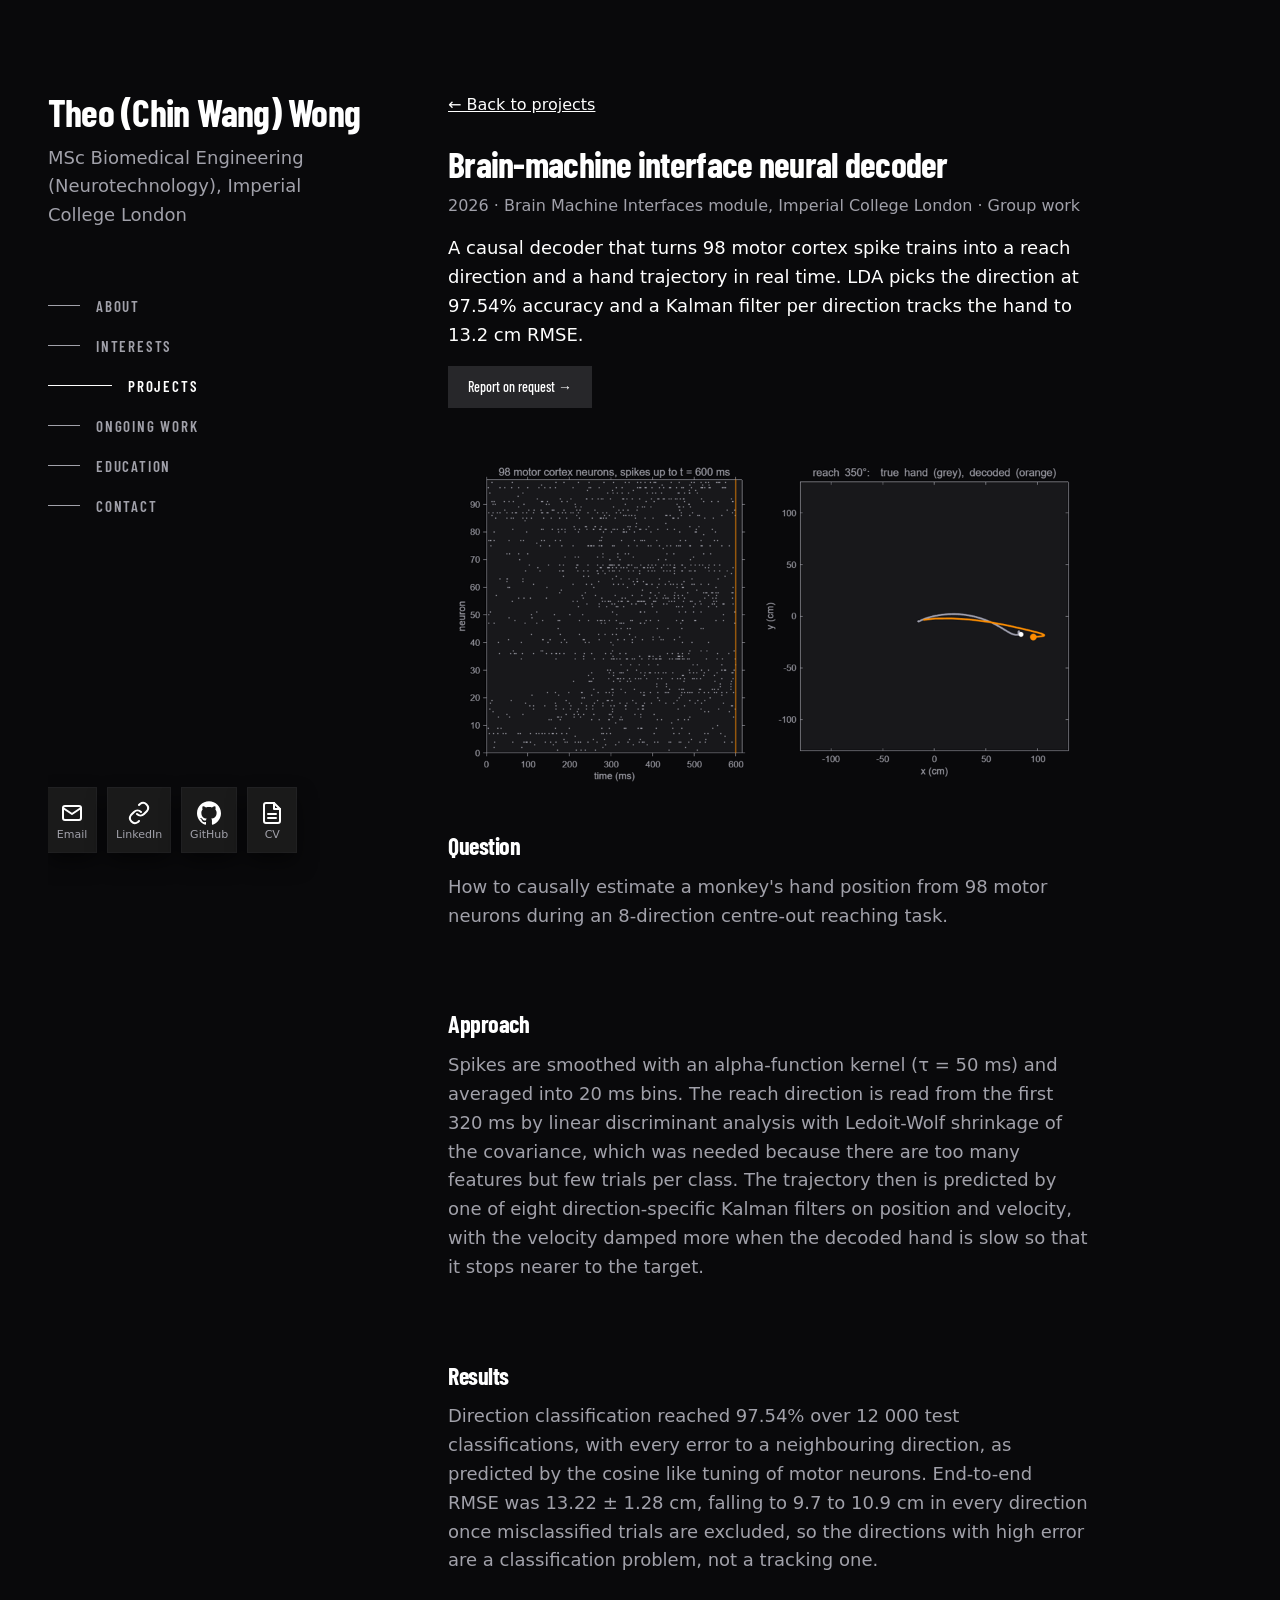
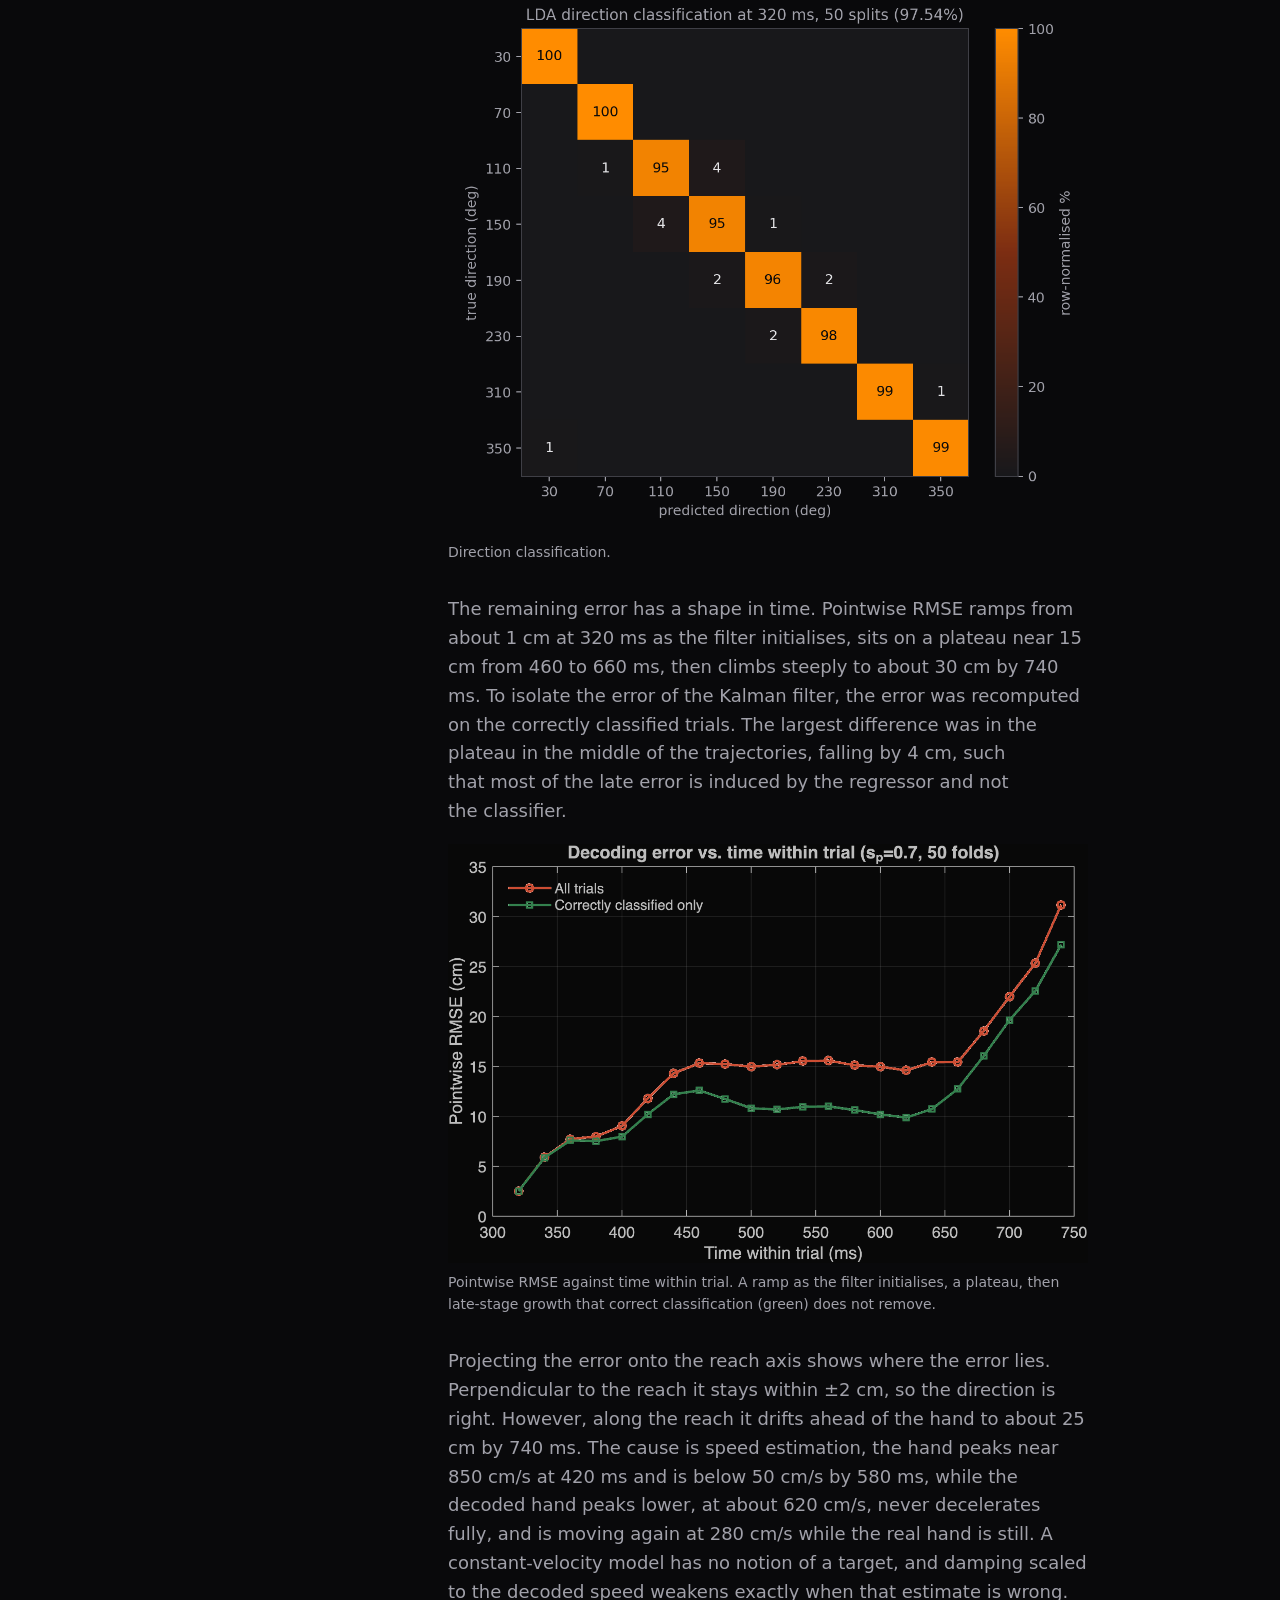
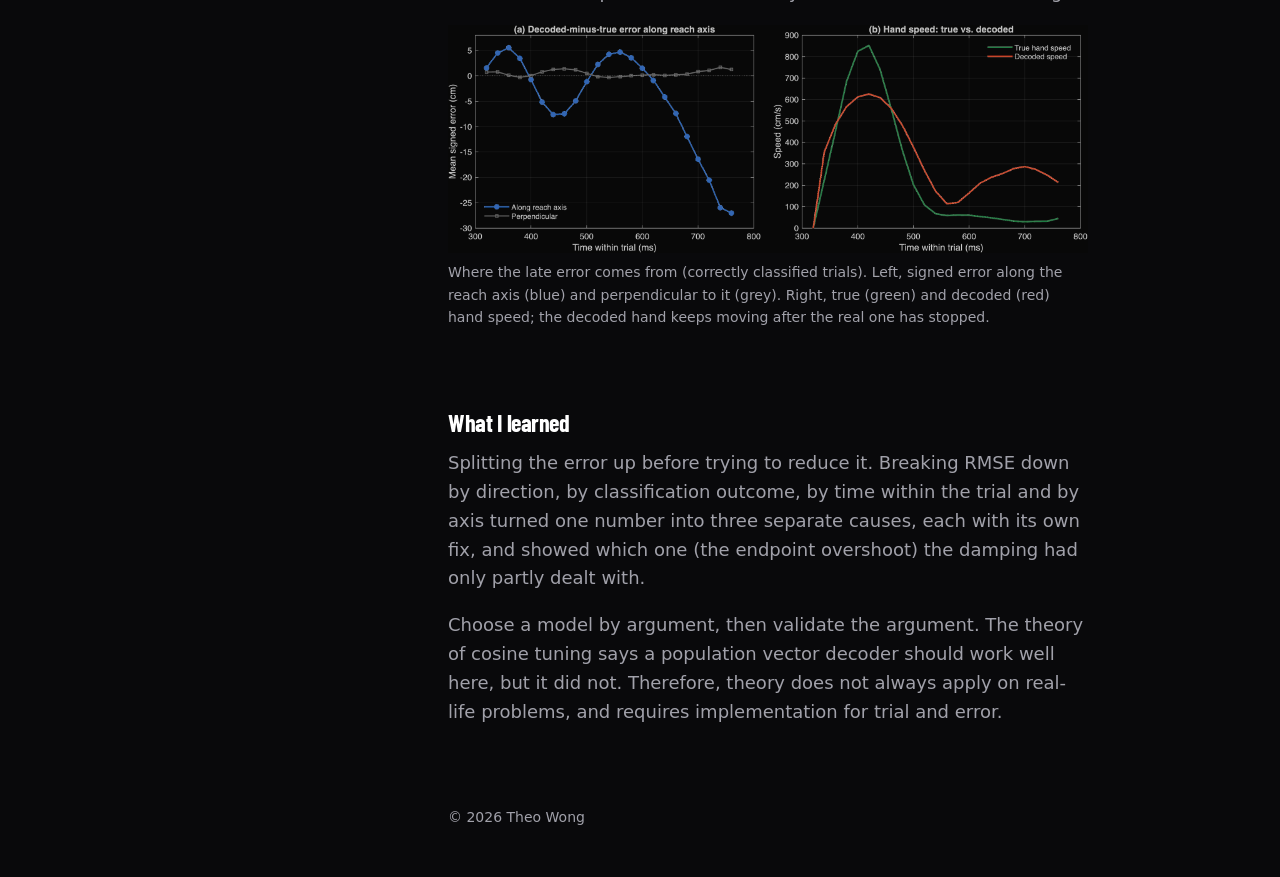
<file: projects/bmi-decoder.html>
<!DOCTYPE html>
<html lang="en">
<head>
  <meta charset="UTF-8">
  <meta name="viewport" content="width=device-width, initial-scale=1.0">
  <title>Brain-machine interface neural decoder | Theo (Chin Wang) Wong</title>
  <meta name="description" content="Causal decoder of 2-D hand position from motor cortex spike trains. LDA direction classifier plus direction-specific Kalman filters, 97.54% direction accuracy, 13.2 cm RMSE.">
  <!-- This file lives in projects/, so paths go up one level with ../ -->
  <!-- Display font (free substitute for the reference site's paid Industry font) -->
  <link rel="preconnect" href="https://fonts.googleapis.com">
  <link rel="preconnect" href="https://fonts.gstatic.com" crossorigin>
  <link href="https://fonts.googleapis.com/css2?family=Barlow+Condensed:wght@500;600;700&display=swap" rel="stylesheet">
  <link rel="stylesheet" href="../style.css">
</head>
<body>

  <!-- Wraps the header, main and footer. From 1024px wide, style.css
       turns this into two columns with the header as a sticky sidebar. -->
  <div class="layout">

  <!-- Same header as index.html, but every link is prefixed with ../ -->
  <header class="site-header">
    <div class="header-text">
      <h1><a href="../index.html">Theo (Chin Wang) Wong</a></h1>
      <p class="tagline">MSc Biomedical Engineering (Neurotechnology), Imperial College London</p>
    </div>
    <!-- Section menu, shown from 1024px wide. Links go back to the home page. -->
    <nav class="section-nav" aria-label="Sections">
      <a href="../index.html#intro">About</a>
      <a href="../index.html#interests">Interests</a>
      <a href="../index.html#projects" class="active">Projects</a>
      <a href="../index.html#ongoing">Ongoing Work</a>
      <a href="../index.html#education">Education</a>
      <a href="../index.html#contact">Contact</a>
    </nav>
    <nav class="icon-links" aria-label="External links">
      <!-- GitHub mark from simpleicons.org (CC0). Email and CV are generic line icons. LinkedIn is not in Simple Icons; use the official mark from LinkedIn's brand page if wanted. -->
      <a href="mailto:ccww010801@gmail.com" aria-label="Email" title="Email"><svg viewBox="0 0 24 24" fill="none" stroke="currentColor" stroke-width="2" stroke-linecap="round" stroke-linejoin="round" aria-hidden="true"><rect x="3" y="5" width="18" height="14" rx="2"/><path d="M3 7l9 6 9-6"/></svg><span class="icon-label">Email</span></a>
      <a href="https://www.linkedin.com/in/theo-wong-5562b3218" aria-label="LinkedIn" title="LinkedIn" target="_blank" rel="noopener"><svg viewBox="0 0 24 24" fill="none" stroke="currentColor" stroke-width="2" stroke-linecap="round" stroke-linejoin="round" aria-hidden="true"><path d="M10 13a5 5 0 0 0 7 0l3-3a5 5 0 0 0-7-7l-1 1"/><path d="M14 11a5 5 0 0 0-7 0l-3 3a5 5 0 0 0 7 7l1-1"/></svg><span class="icon-label">LinkedIn</span></a>
      <a href="https://github.com/Theo-Wong-67" aria-label="GitHub" title="GitHub" target="_blank" rel="noopener"><svg viewBox="0 0 24 24" fill="currentColor" aria-hidden="true"><path d="M12 .297c-6.63 0-12 5.373-12 12 0 5.303 3.438 9.8 8.205 11.385.6.113.82-.258.82-.577 0-.285-.01-1.04-.015-2.04-3.338.724-4.042-1.61-4.042-1.61C4.422 18.07 3.633 17.7 3.633 17.7c-1.087-.744.084-.729.084-.729 1.205.084 1.838 1.236 1.838 1.236 1.07 1.835 2.809 1.305 3.495.998.108-.776.417-1.305.76-1.605-2.665-.3-5.466-1.332-5.466-5.93 0-1.31.465-2.38 1.235-3.22-.135-.303-.54-1.523.105-3.176 0 0 1.005-.322 3.3 1.23.96-.267 1.98-.399 3-.405 1.02.006 2.04.138 3 .405 2.28-1.552 3.285-1.23 3.285-1.23.645 1.653.24 2.873.12 3.176.765.84 1.23 1.91 1.23 3.22 0 4.61-2.805 5.625-5.475 5.92.42.36.81 1.096.81 2.22 0 1.606-.015 2.896-.015 3.286 0 .315.21.69.825.57C20.565 22.092 24 17.592 24 12.297c0-6.627-5.373-12-12-12"/></svg><span class="icon-label">GitHub</span></a>
      <a href="../assets/cv.pdf" aria-label="CV (PDF)" title="CV" target="_blank" rel="noopener"><svg viewBox="0 0 24 24" fill="none" stroke="currentColor" stroke-width="2" stroke-linecap="round" stroke-linejoin="round" aria-hidden="true"><path d="M14 2H6a2 2 0 0 0-2 2v16a2 2 0 0 0 2 2h12a2 2 0 0 0 2-2V8z"/><path d="M14 2v6h6"/><path d="M8 13h8M8 17h8"/></svg><span class="icon-label">CV</span></a>
      <!-- Optional: ORCID / Google Scholar -->
    </nav>
  </header>

  <main class="project-page">

    <a href="../index.html#projects" class="back-link">← Back to projects</a>

    <!-- Title block -->
    <header class="project-header">
      <h2><span>Brain-machine interface neural decoder</span></h2>
      <p class="card-meta"><span>2026 · Brain Machine Interfaces module, Imperial College London · Group work</span></p>
      <p class="project-summary"><span>A causal decoder that turns 98 motor cortex spike trains into a reach direction and a hand trajectory in real time. LDA picks the direction at 97.54% accuracy and a Kalman filter per direction tracks the hand to 13.2 cm RMSE.</span></p>
      <div class="card-links">
        <a href="mailto:ccww010801@gmail.com?subject=Report request: BMI decoder" class="btn">Report on request →</a>
      </div>
    </header>

    <!-- Hero figure -->
    <figure class="hero-figure">
      <video src="../assets/bmi-decoder-cover.mp4" poster="../assets/bmi-decoder-cover.png" autoplay muted loop playsinline aria-label="The decoder running on held-out trials: spike raster on the left, true and decoded hand paths on the right"></video>
    </figure>

    <!-- Four blocks in a fixed order so every project page reads the same way -->
    <section class="section">
      <h3>Question</h3>
      <p><span >How to causally estimate a monkey's hand position from 98 motor neurons during an 8-direction centre-out reaching task.</span></p>
    </section>

    <section class="section">
      <h3>Approach</h3>
      <p><span> Spikes are smoothed with an alpha-function kernel (τ = 50 ms) and averaged into 20 ms bins. The reach direction is read from the first 320 ms by linear discriminant analysis with Ledoit-Wolf shrinkage of the covariance, which was needed because there are too many features but few trials per class. The trajectory then is predicted by one of eight direction-specific Kalman filters on position and velocity, with the velocity damped more when the decoded hand is slow so that it stops nearer to the target.</span></p>
    </section>

    <section class="section">
      <h3>Results</h3>
      <p><span> Direction classification reached 97.54% over 12 000 test classifications, with every error to a neighbouring direction, as predicted by the cosine like tuning of motor neurons. End-to-end RMSE was 13.22 ± 1.28 cm, falling to 9.7 to 10.9 cm in every direction once misclassified trials are excluded, so the directions with high error are a classification problem, not a tracking one.</span></p>

      <figure>
        <img src="../assets/bmi-decoder-confusion.png" alt="Row-normalised confusion matrix of the LDA direction classifier">
        <figcaption><span>Direction classification.</span></figcaption>
      </figure>

      <p><span>The remaining error has a shape in time. Pointwise RMSE ramps from about 1 cm at 320 ms as the filter initialises, sits on a plateau near 15 cm from 460 to 660 ms, then climbs steeply to about 30 cm by 740 ms. To isolate the error of the Kalman filter, the error was recomputed on the correctly classified trials. The largest difference was in the plateau in the middle of the trajectories, falling by 4 cm, such that most of the late error is induced by the regressor and not the classifier.</span></p>

      <figure>
        <img src="../assets/bmi-decoder-rmse-time.png" alt="Pointwise RMSE against time within trial">
        <figcaption><span>Pointwise RMSE against time within trial. A ramp as the filter initialises, a plateau, then late-stage growth that correct classification (green) does not remove.</span></figcaption>
      </figure>

      <p><span >Projecting the error onto the reach axis shows where the error lies. Perpendicular to the reach it stays within ±2 cm, so the direction is right. However, along the reach it drifts ahead of the hand to about 25 cm by 740 ms. The cause is speed estimation, the hand peaks near 850 cm/s at 420 ms and is below 50 cm/s by 580 ms, while the decoded hand peaks lower, at about 620 cm/s, never decelerates fully, and is moving again at 280 cm/s while the real hand is still. A constant-velocity model has no notion of a target, and damping scaled to the decoded speed weakens exactly when that estimate is wrong.</span></p>

      <figure>
        <img src="../assets/bmi-decoder-speed.png" alt="Decoded minus true error along the reach axis, and true versus decoded hand speed">
        <figcaption><span>Where the late error comes from (correctly classified trials). Left, signed error along the reach axis (blue) and perpendicular to it (grey). Right, true (green) and decoded (red) hand speed; the decoded hand keeps moving after the real one has stopped.</span></figcaption>
      </figure>
    </section>

    <section class="section">
      <h3>What I learned</h3>
      <p><span>Splitting the error up before trying to reduce it. Breaking RMSE down by direction, by classification outcome, by time within the trial and by axis turned one number into three separate causes, each with its own fix, and showed which one (the endpoint overshoot) the damping had only partly dealt with.</span></p>
      <p><span> Choose a model by argument, then validate the argument. The theory of cosine tuning says a population vector decoder should work well here, but it did not. Therefore, theory does not always apply on real-life problems, and requires implementation for trial and error.</span></p>
    </section>

  </main>

  <footer class="site-footer">
    <nav class="icon-links" aria-label="External links">
      <!-- GitHub mark from simpleicons.org (CC0). Email and CV are generic line icons. LinkedIn is not in Simple Icons; use the official mark from LinkedIn's brand page if wanted. -->
      <a href="mailto:ccww010801@gmail.com" aria-label="Email" title="Email"><svg viewBox="0 0 24 24" fill="none" stroke="currentColor" stroke-width="2" stroke-linecap="round" stroke-linejoin="round" aria-hidden="true"><rect x="3" y="5" width="18" height="14" rx="2"/><path d="M3 7l9 6 9-6"/></svg><span class="icon-label">Email</span></a>
      <a href="https://www.linkedin.com/in/theo-wong-5562b3218" aria-label="LinkedIn" title="LinkedIn" target="_blank" rel="noopener"><svg viewBox="0 0 24 24" fill="none" stroke="currentColor" stroke-width="2" stroke-linecap="round" stroke-linejoin="round" aria-hidden="true"><path d="M10 13a5 5 0 0 0 7 0l3-3a5 5 0 0 0-7-7l-1 1"/><path d="M14 11a5 5 0 0 0-7 0l-3 3a5 5 0 0 0 7 7l1-1"/></svg><span class="icon-label">LinkedIn</span></a>
      <a href="https://github.com/Theo-Wong-67" aria-label="GitHub" title="GitHub" target="_blank" rel="noopener"><svg viewBox="0 0 24 24" fill="currentColor" aria-hidden="true"><path d="M12 .297c-6.63 0-12 5.373-12 12 0 5.303 3.438 9.8 8.205 11.385.6.113.82-.258.82-.577 0-.285-.01-1.04-.015-2.04-3.338.724-4.042-1.61-4.042-1.61C4.422 18.07 3.633 17.7 3.633 17.7c-1.087-.744.084-.729.084-.729 1.205.084 1.838 1.236 1.838 1.236 1.07 1.835 2.809 1.305 3.495.998.108-.776.417-1.305.76-1.605-2.665-.3-5.466-1.332-5.466-5.93 0-1.31.465-2.38 1.235-3.22-.135-.303-.54-1.523.105-3.176 0 0 1.005-.322 3.3 1.23.96-.267 1.98-.399 3-.405 1.02.006 2.04.138 3 .405 2.28-1.552 3.285-1.23 3.285-1.23.645 1.653.24 2.873.12 3.176.765.84 1.23 1.91 1.23 3.22 0 4.61-2.805 5.625-5.475 5.92.42.36.81 1.096.81 2.22 0 1.606-.015 2.896-.015 3.286 0 .315.21.69.825.57C20.565 22.092 24 17.592 24 12.297c0-6.627-5.373-12-12-12"/></svg><span class="icon-label">GitHub</span></a>
      <a href="../assets/cv.pdf" aria-label="CV (PDF)" title="CV" target="_blank" rel="noopener"><svg viewBox="0 0 24 24" fill="none" stroke="currentColor" stroke-width="2" stroke-linecap="round" stroke-linejoin="round" aria-hidden="true"><path d="M14 2H6a2 2 0 0 0-2 2v16a2 2 0 0 0 2 2h12a2 2 0 0 0 2-2V8z"/><path d="M14 2v6h6"/><path d="M8 13h8M8 17h8"/></svg><span class="icon-label">CV</span></a>
      <!-- Optional: ORCID / Google Scholar -->
    </nav>
    <p class="copyright">© 2026 Theo Wong</p>
  </footer>

  </div><!-- /.layout -->

</body>
</html>
</file>
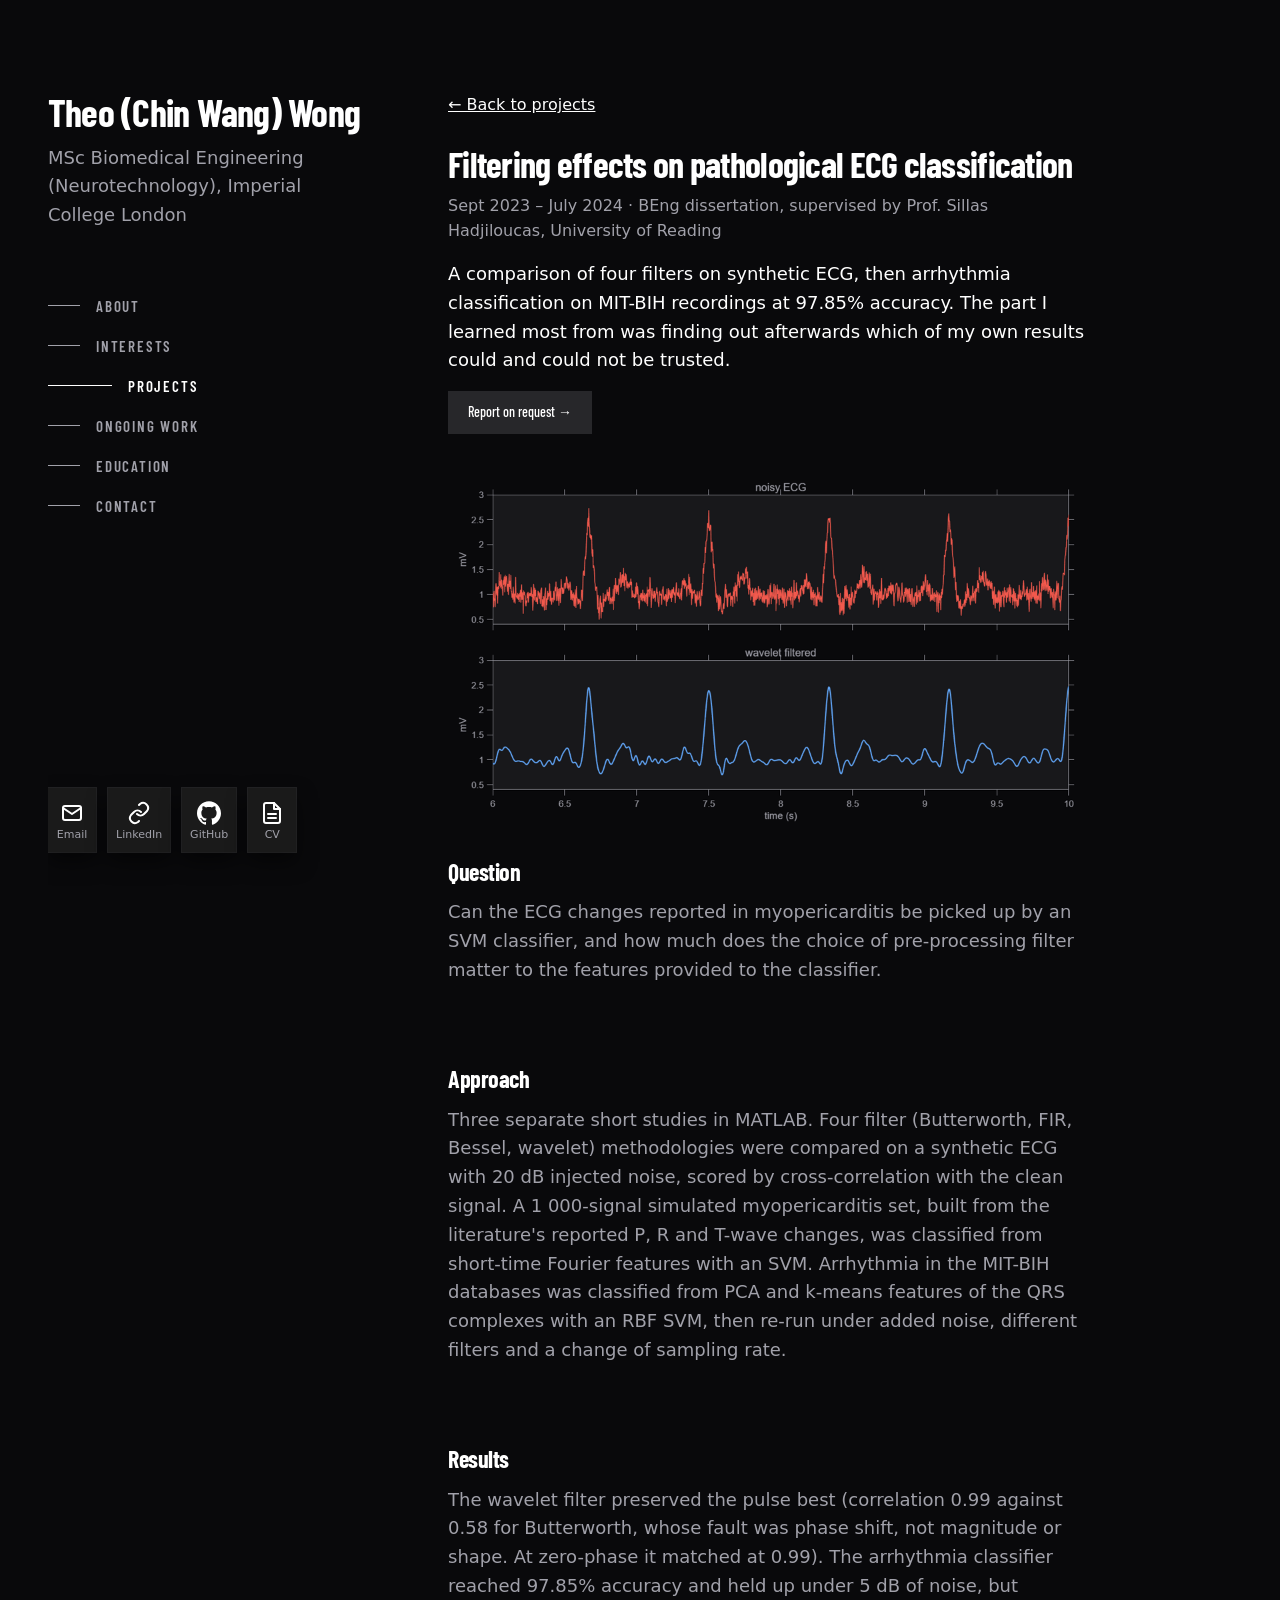
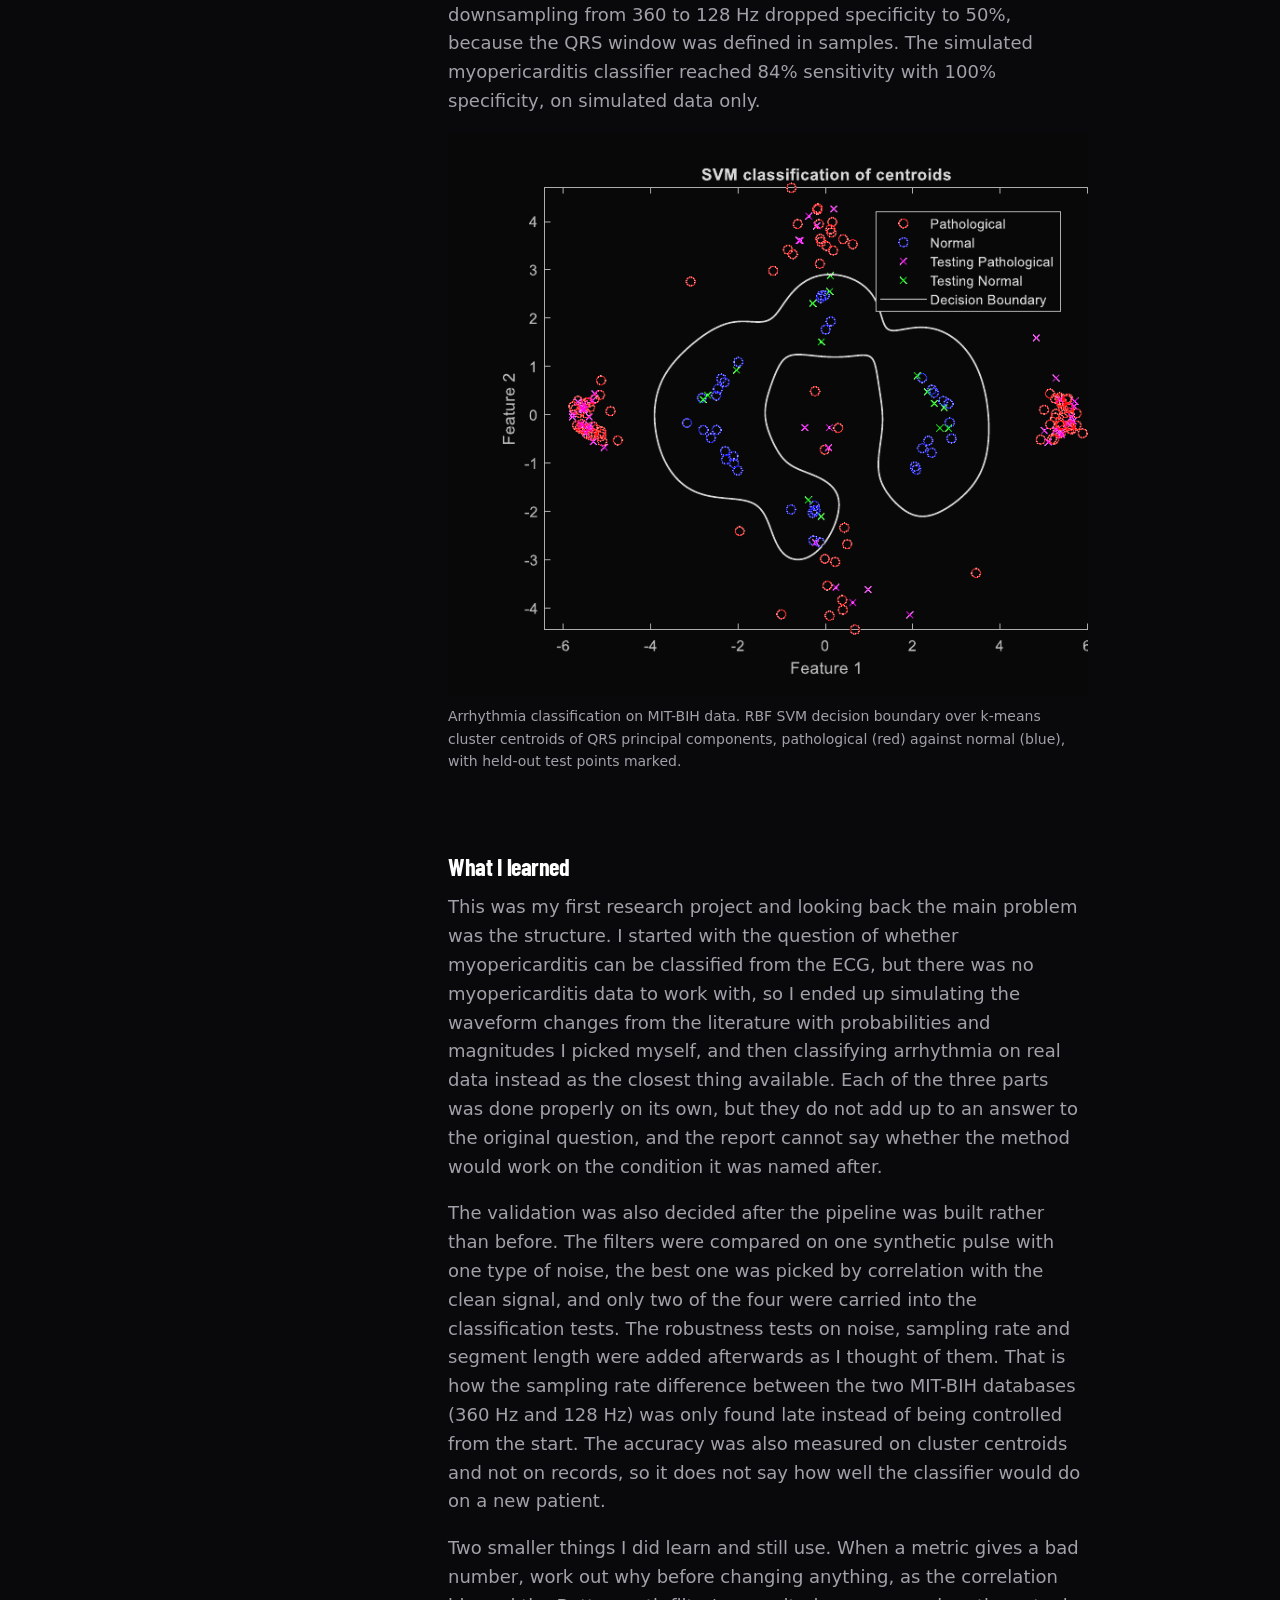
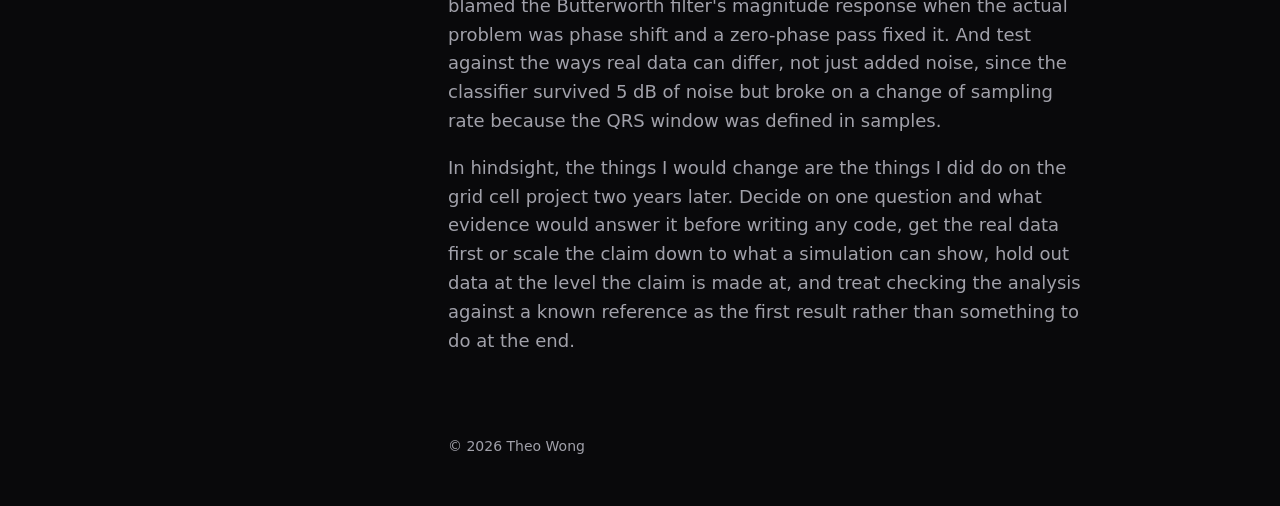
<file: projects/ecg-filtering.html>
<!DOCTYPE html>
<html lang="en">
<head>
  <meta charset="UTF-8">
  <meta name="viewport" content="width=device-width, initial-scale=1.0">
  <title>Filtering effects on pathological ECG classification | Theo (Chin Wang) Wong</title>
  <meta name="description" content="BEng dissertation. Filter comparison on synthetic noisy ECG, a simulated myopericarditis dataset with STFT features, and arrhythmia classification on MIT-BIH with PCA, k-means and an RBF SVM.">
  <!-- This file lives in projects/, so paths go up one level with ../ -->
  <!-- Display font (free substitute for the reference site's paid Industry font) -->
  <link rel="preconnect" href="https://fonts.googleapis.com">
  <link rel="preconnect" href="https://fonts.gstatic.com" crossorigin>
  <link href="https://fonts.googleapis.com/css2?family=Barlow+Condensed:wght@500;600;700&display=swap" rel="stylesheet">
  <link rel="stylesheet" href="../style.css">
</head>
<body>

  <!-- Wraps the header, main and footer. From 1024px wide, style.css
       turns this into two columns with the header as a sticky sidebar. -->
  <div class="layout">

  <!-- Same header as index.html, but every link is prefixed with ../ -->
  <header class="site-header">
    <div class="header-text">
      <h1><a href="../index.html">Theo (Chin Wang) Wong</a></h1>
      <p class="tagline">MSc Biomedical Engineering (Neurotechnology), Imperial College London</p>
    </div>
    <!-- Section menu, shown from 1024px wide. Links go back to the home page. -->
    <nav class="section-nav" aria-label="Sections">
      <a href="../index.html#intro">About</a>
      <a href="../index.html#interests">Interests</a>
      <a href="../index.html#projects" class="active">Projects</a>
      <a href="../index.html#ongoing">Ongoing Work</a>
      <a href="../index.html#education">Education</a>
      <a href="../index.html#contact">Contact</a>
    </nav>
    <nav class="icon-links" aria-label="External links">
      <!-- GitHub mark from simpleicons.org (CC0). Email and CV are generic line icons. LinkedIn is not in Simple Icons; use the official mark from LinkedIn's brand page if wanted. -->
      <a href="mailto:ccww010801@gmail.com" aria-label="Email" title="Email"><svg viewBox="0 0 24 24" fill="none" stroke="currentColor" stroke-width="2" stroke-linecap="round" stroke-linejoin="round" aria-hidden="true"><rect x="3" y="5" width="18" height="14" rx="2"/><path d="M3 7l9 6 9-6"/></svg><span class="icon-label">Email</span></a>
      <a href="https://www.linkedin.com/in/theo-wong-5562b3218" aria-label="LinkedIn" title="LinkedIn" target="_blank" rel="noopener"><svg viewBox="0 0 24 24" fill="none" stroke="currentColor" stroke-width="2" stroke-linecap="round" stroke-linejoin="round" aria-hidden="true"><path d="M10 13a5 5 0 0 0 7 0l3-3a5 5 0 0 0-7-7l-1 1"/><path d="M14 11a5 5 0 0 0-7 0l-3 3a5 5 0 0 0 7 7l1-1"/></svg><span class="icon-label">LinkedIn</span></a>
      <a href="https://github.com/Theo-Wong-67" aria-label="GitHub" title="GitHub" target="_blank" rel="noopener"><svg viewBox="0 0 24 24" fill="currentColor" aria-hidden="true"><path d="M12 .297c-6.63 0-12 5.373-12 12 0 5.303 3.438 9.8 8.205 11.385.6.113.82-.258.82-.577 0-.285-.01-1.04-.015-2.04-3.338.724-4.042-1.61-4.042-1.61C4.422 18.07 3.633 17.7 3.633 17.7c-1.087-.744.084-.729.084-.729 1.205.084 1.838 1.236 1.838 1.236 1.07 1.835 2.809 1.305 3.495.998.108-.776.417-1.305.76-1.605-2.665-.3-5.466-1.332-5.466-5.93 0-1.31.465-2.38 1.235-3.22-.135-.303-.54-1.523.105-3.176 0 0 1.005-.322 3.3 1.23.96-.267 1.98-.399 3-.405 1.02.006 2.04.138 3 .405 2.28-1.552 3.285-1.23 3.285-1.23.645 1.653.24 2.873.12 3.176.765.84 1.23 1.91 1.23 3.22 0 4.61-2.805 5.625-5.475 5.92.42.36.81 1.096.81 2.22 0 1.606-.015 2.896-.015 3.286 0 .315.21.69.825.57C20.565 22.092 24 17.592 24 12.297c0-6.627-5.373-12-12-12"/></svg><span class="icon-label">GitHub</span></a>
      <a href="../assets/cv.pdf" aria-label="CV (PDF)" title="CV" target="_blank" rel="noopener"><svg viewBox="0 0 24 24" fill="none" stroke="currentColor" stroke-width="2" stroke-linecap="round" stroke-linejoin="round" aria-hidden="true"><path d="M14 2H6a2 2 0 0 0-2 2v16a2 2 0 0 0 2 2h12a2 2 0 0 0 2-2V8z"/><path d="M14 2v6h6"/><path d="M8 13h8M8 17h8"/></svg><span class="icon-label">CV</span></a>
      <!-- Optional: ORCID / Google Scholar -->
    </nav>
  </header>

  <main class="project-page">

    <a href="../index.html#projects" class="back-link">← Back to projects</a>

    <!-- Title block -->
    <header class="project-header">
      <h2><span>Filtering effects on pathological ECG classification</span></h2>
      <p class="card-meta"><span>Sept 2023 – July 2024 · BEng dissertation, supervised by Prof. Sillas Hadjiloucas, University of Reading</span></p>
      <p class="project-summary"><span>A comparison of four filters on synthetic ECG, then arrhythmia classification on MIT-BIH recordings at 97.85% accuracy. The part I learned most from was finding out afterwards which of my own results could and could not be trusted.</span></p>
      <div class="card-links">
        <a href="mailto:ccww010801@gmail.com?subject=Report request: ECG dissertation" class="btn">Report on request →</a>
      </div>
    </header>

    <!-- Hero figure -->
    <figure class="hero-figure">
      <video src="../assets/ecg-filtering-cover.mp4" poster="../assets/ecg-filtering-cover.png" autoplay muted loop playsinline aria-label="A noisy synthetic ECG sweeping across the top panel and the wavelet-filtered signal underneath"></video>
    </figure>

    <!-- Four blocks in a fixed order so every project page reads the same way -->
    <section class="section">
      <h3>Question</h3>
      <p><span>Can the ECG changes reported in myopericarditis be picked up by an SVM classifier, and how much does the choice of pre-processing filter matter to the features provided to the classifier.</span></p>
    </section>

    <section class="section">
      <h3>Approach</h3>
      <p><span>Three separate short studies in MATLAB. Four filter (Butterworth, FIR, Bessel, wavelet) methodologies were compared on a synthetic ECG with 20 dB injected noise, scored by cross-correlation with the clean signal. A 1 000-signal simulated myopericarditis set, built from the literature's reported P, R and T-wave changes, was classified from short-time Fourier features with an SVM. Arrhythmia in the MIT-BIH databases was classified from PCA and k-means features of the QRS complexes with an RBF SVM, then re-run under added noise, different filters and a change of sampling rate.</span></p>
    </section>

    <section class="section">
      <h3>Results</h3>
      <p><span>The wavelet filter preserved the pulse best (correlation 0.99 against 0.58 for Butterworth, whose fault was phase shift, not magnitude or shape. At zero-phase it matched at 0.99). The arrhythmia classifier reached 97.85% accuracy and held up under 5 dB of noise, but downsampling from 360 to 128 Hz dropped specificity to 50%, because the QRS window was defined in samples. The simulated myopericarditis classifier reached 84% sensitivity with 100% specificity, on simulated data only.</span></p>

      <figure>
        <img src="../assets/ecg-filtering-svm.png" alt="RBF SVM decision boundary separating pathological and normal cluster centroids">
        <figcaption><span>Arrhythmia classification on MIT-BIH data. RBF SVM decision boundary over k-means cluster centroids of QRS principal components, pathological (red) against normal (blue), with held-out test points marked.</span></figcaption>
      </figure>
    </section>

    <section class="section">
      <h3>What I learned</h3>
      <p><span>This was my first research project and looking back the main problem was the structure. I started with the question of whether myopericarditis can be classified from the ECG, but there was no myopericarditis data to work with, so I ended up simulating the waveform changes from the literature with probabilities and magnitudes I picked myself, and then classifying arrhythmia on real data instead as the closest thing available. Each of the three parts was done properly on its own, but they do not add up to an answer to the original question, and the report cannot say whether the method would work on the condition it was named after.</span></p>
      <p><span>The validation was also decided after the pipeline was built rather than before. The filters were compared on one synthetic pulse with one type of noise, the best one was picked by correlation with the clean signal, and only two of the four were carried into the classification tests. The robustness tests on noise, sampling rate and segment length were added afterwards as I thought of them. That is how the sampling rate difference between the two MIT-BIH databases (360 Hz and 128 Hz) was only found late instead of being controlled from the start. The accuracy was also measured on cluster centroids and not on records, so it does not say how well the classifier would do on a new patient.</span></p>
      <p><span>Two smaller things I did learn and still use. When a metric gives a bad number, work out why before changing anything, as the correlation blamed the Butterworth filter's magnitude response when the actual problem was phase shift and a zero-phase pass fixed it. And test against the ways real data can differ, not just added noise, since the classifier survived 5 dB of noise but broke on a change of sampling rate because the QRS window was defined in samples.</span></p>
      <p><span>In hindsight, the things I would change are the things I did do on the grid cell project two years later. Decide on one question and what evidence would answer it before writing any code, get the real data first or scale the claim down to what a simulation can show, hold out data at the level the claim is made at, and treat checking the analysis against a known reference as the first result rather than something to do at the end.</span></p>
    </section>

  </main>

  <footer class="site-footer">
    <nav class="icon-links" aria-label="External links">
      <!-- GitHub mark from simpleicons.org (CC0). Email and CV are generic line icons. LinkedIn is not in Simple Icons; use the official mark from LinkedIn's brand page if wanted. -->
      <a href="mailto:ccww010801@gmail.com" aria-label="Email" title="Email"><svg viewBox="0 0 24 24" fill="none" stroke="currentColor" stroke-width="2" stroke-linecap="round" stroke-linejoin="round" aria-hidden="true"><rect x="3" y="5" width="18" height="14" rx="2"/><path d="M3 7l9 6 9-6"/></svg><span class="icon-label">Email</span></a>
      <a href="https://www.linkedin.com/in/theo-wong-5562b3218" aria-label="LinkedIn" title="LinkedIn" target="_blank" rel="noopener"><svg viewBox="0 0 24 24" fill="none" stroke="currentColor" stroke-width="2" stroke-linecap="round" stroke-linejoin="round" aria-hidden="true"><path d="M10 13a5 5 0 0 0 7 0l3-3a5 5 0 0 0-7-7l-1 1"/><path d="M14 11a5 5 0 0 0-7 0l-3 3a5 5 0 0 0 7 7l1-1"/></svg><span class="icon-label">LinkedIn</span></a>
      <a href="https://github.com/Theo-Wong-67" aria-label="GitHub" title="GitHub" target="_blank" rel="noopener"><svg viewBox="0 0 24 24" fill="currentColor" aria-hidden="true"><path d="M12 .297c-6.63 0-12 5.373-12 12 0 5.303 3.438 9.8 8.205 11.385.6.113.82-.258.82-.577 0-.285-.01-1.04-.015-2.04-3.338.724-4.042-1.61-4.042-1.61C4.422 18.07 3.633 17.7 3.633 17.7c-1.087-.744.084-.729.084-.729 1.205.084 1.838 1.236 1.838 1.236 1.07 1.835 2.809 1.305 3.495.998.108-.776.417-1.305.76-1.605-2.665-.3-5.466-1.332-5.466-5.93 0-1.31.465-2.38 1.235-3.22-.135-.303-.54-1.523.105-3.176 0 0 1.005-.322 3.3 1.23.96-.267 1.98-.399 3-.405 1.02.006 2.04.138 3 .405 2.28-1.552 3.285-1.23 3.285-1.23.645 1.653.24 2.873.12 3.176.765.84 1.23 1.91 1.23 3.22 0 4.61-2.805 5.625-5.475 5.92.42.36.81 1.096.81 2.22 0 1.606-.015 2.896-.015 3.286 0 .315.21.69.825.57C20.565 22.092 24 17.592 24 12.297c0-6.627-5.373-12-12-12"/></svg><span class="icon-label">GitHub</span></a>
      <a href="../assets/cv.pdf" aria-label="CV (PDF)" title="CV" target="_blank" rel="noopener"><svg viewBox="0 0 24 24" fill="none" stroke="currentColor" stroke-width="2" stroke-linecap="round" stroke-linejoin="round" aria-hidden="true"><path d="M14 2H6a2 2 0 0 0-2 2v16a2 2 0 0 0 2 2h12a2 2 0 0 0 2-2V8z"/><path d="M14 2v6h6"/><path d="M8 13h8M8 17h8"/></svg><span class="icon-label">CV</span></a>
      <!-- Optional: ORCID / Google Scholar -->
    </nav>
    <p class="copyright">© 2026 Theo Wong</p>
  </footer>

  </div><!-- /.layout -->

</body>
</html>
</file>
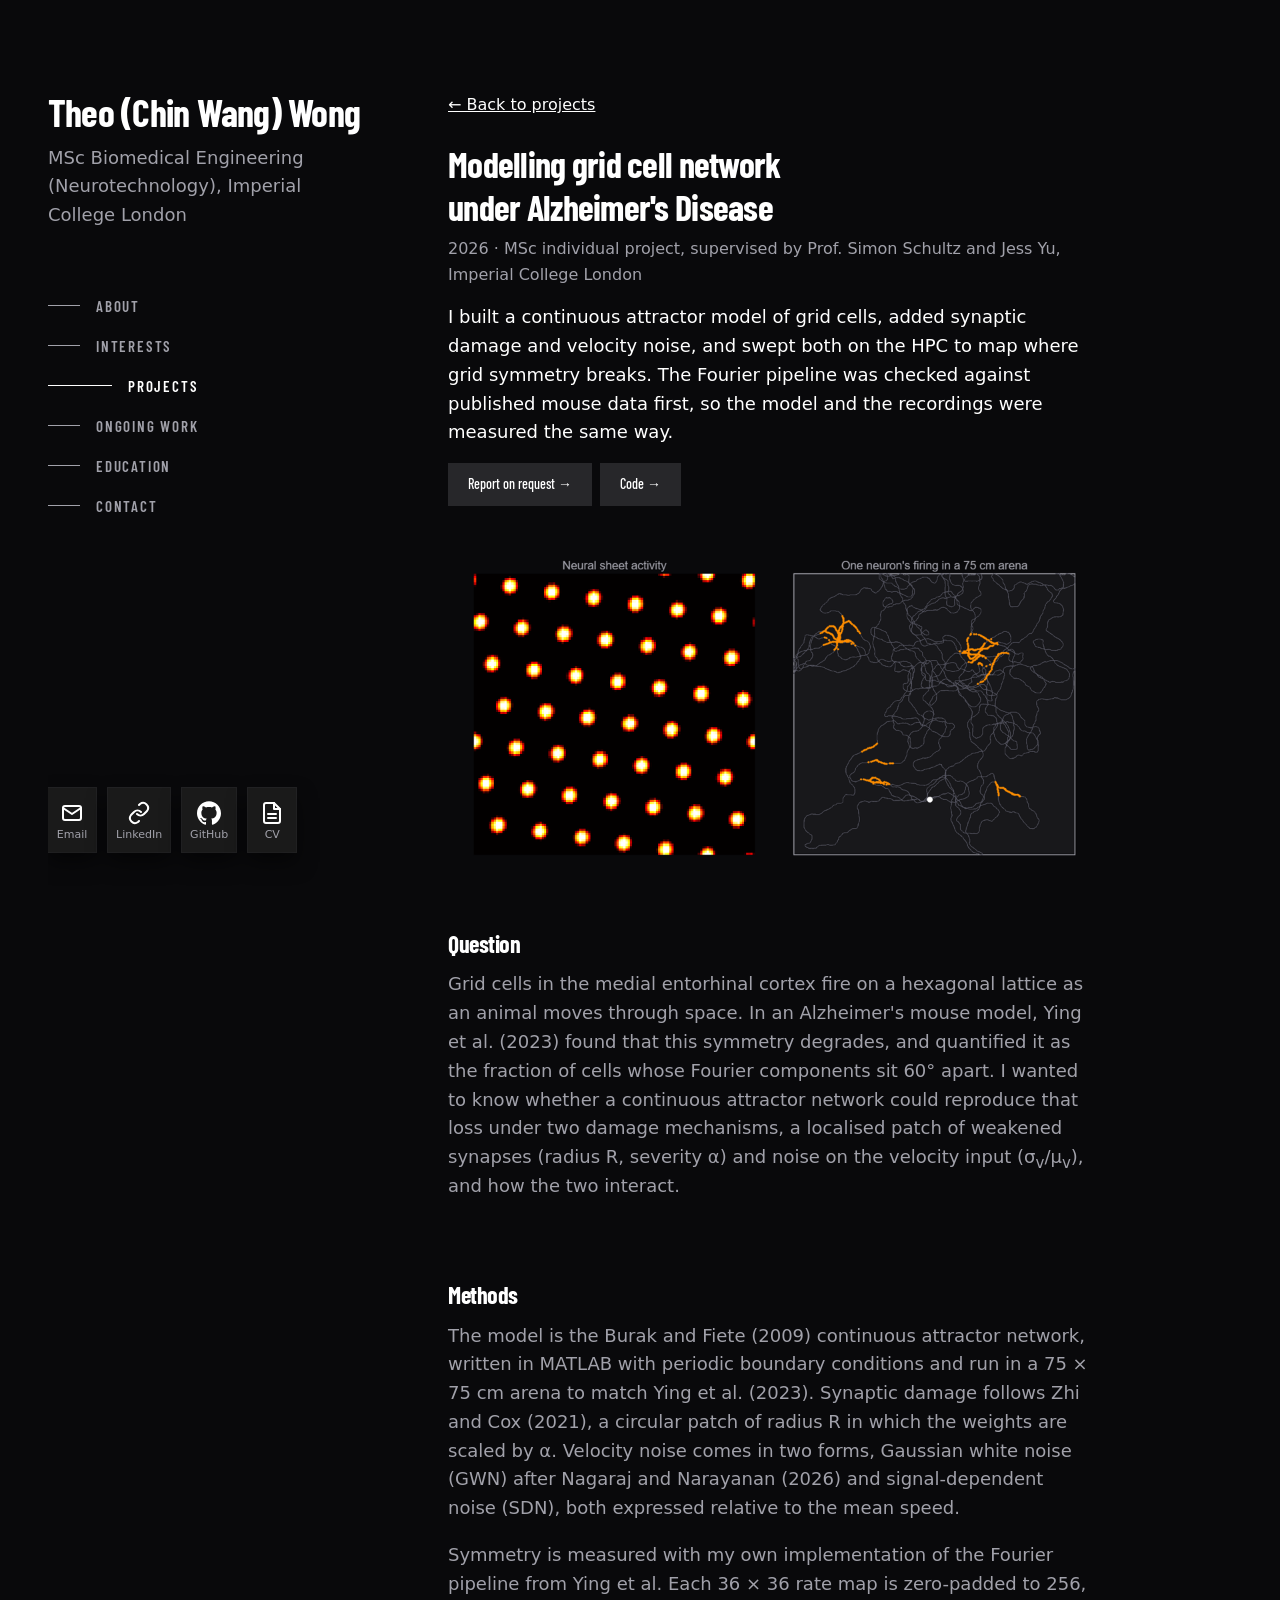
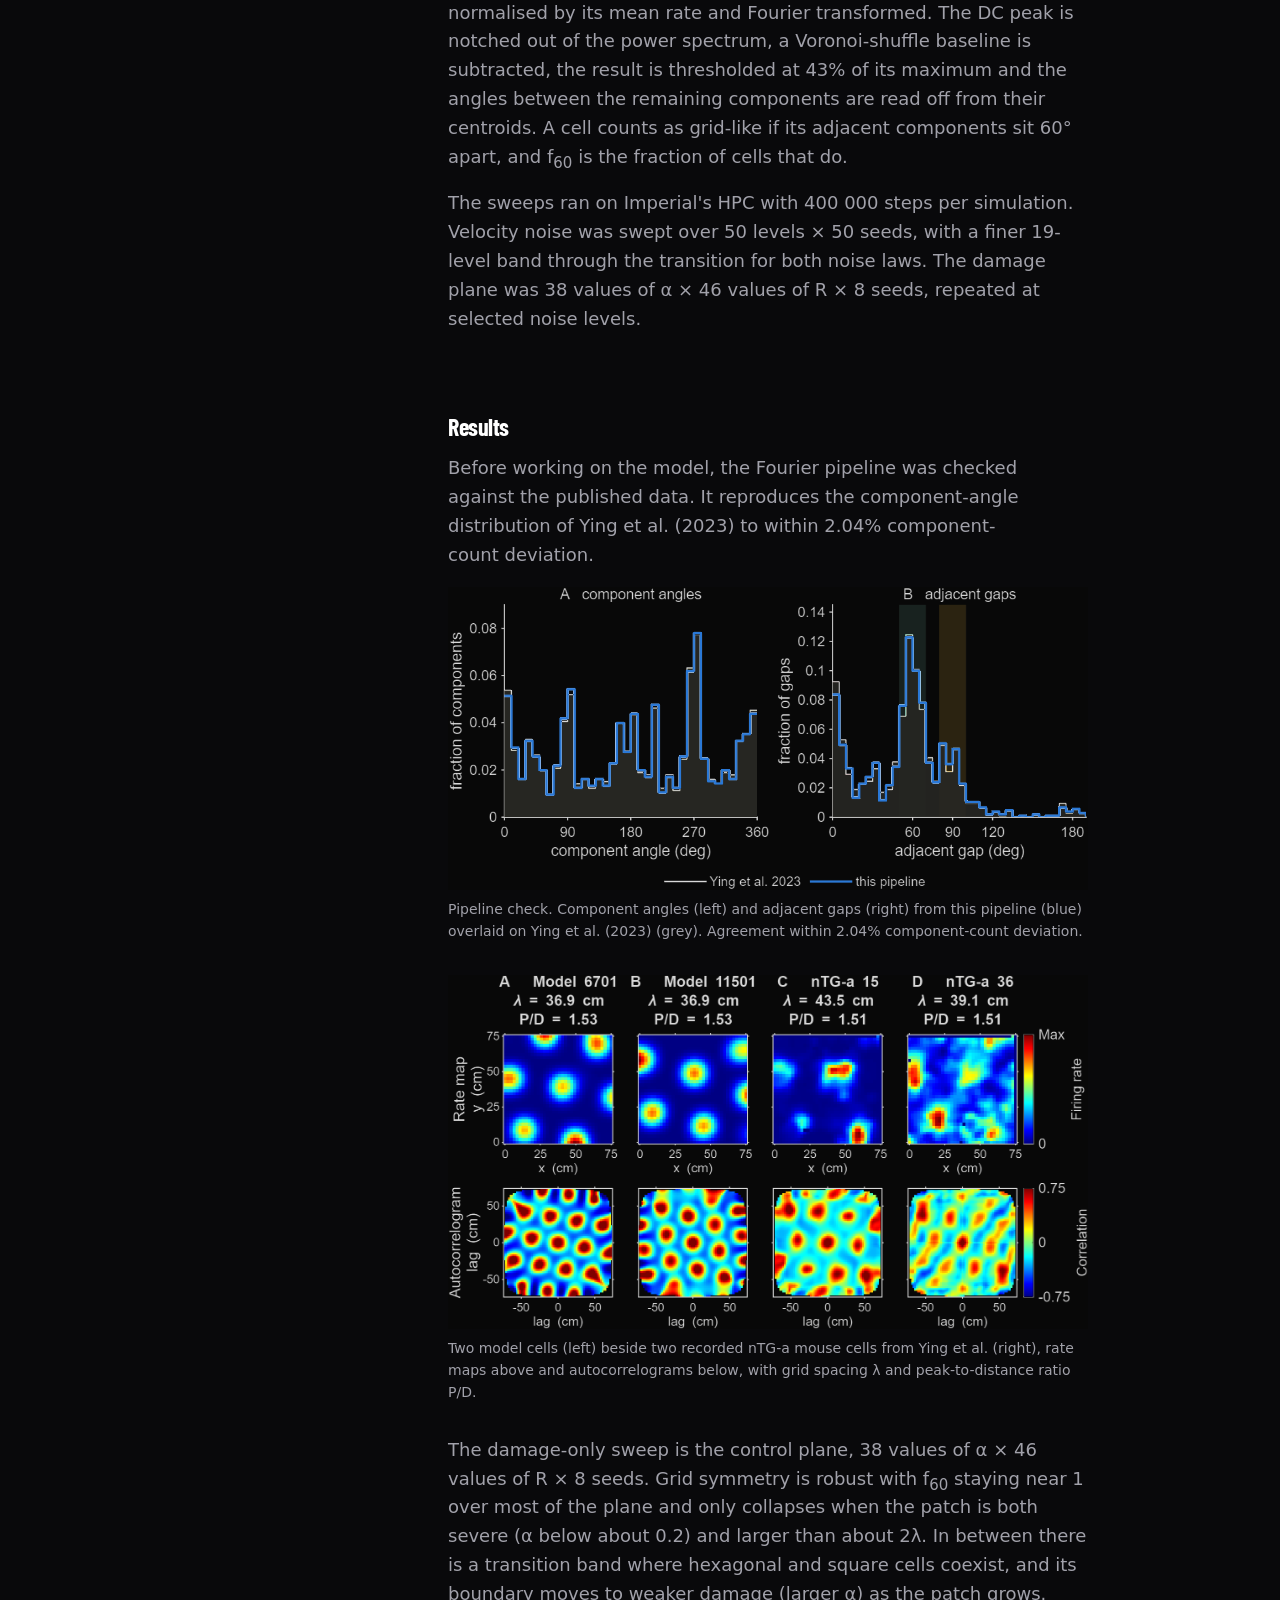
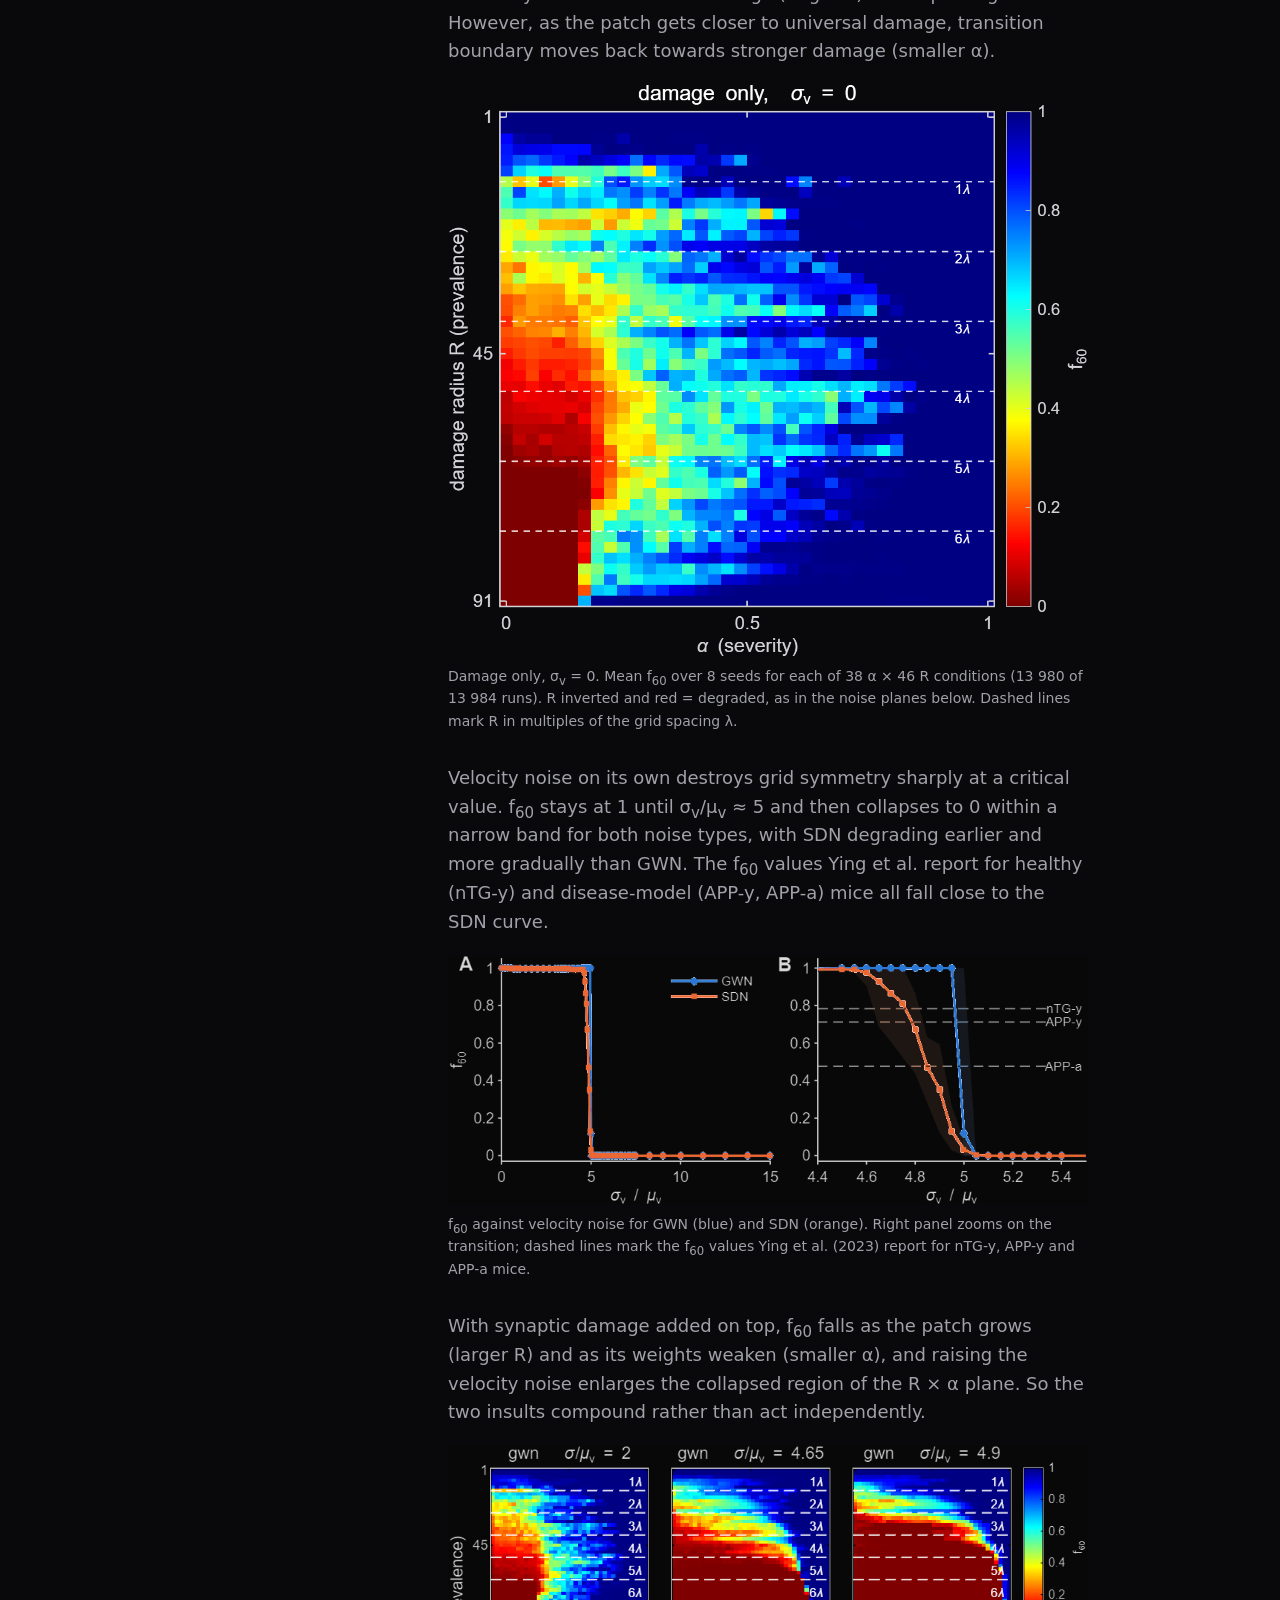
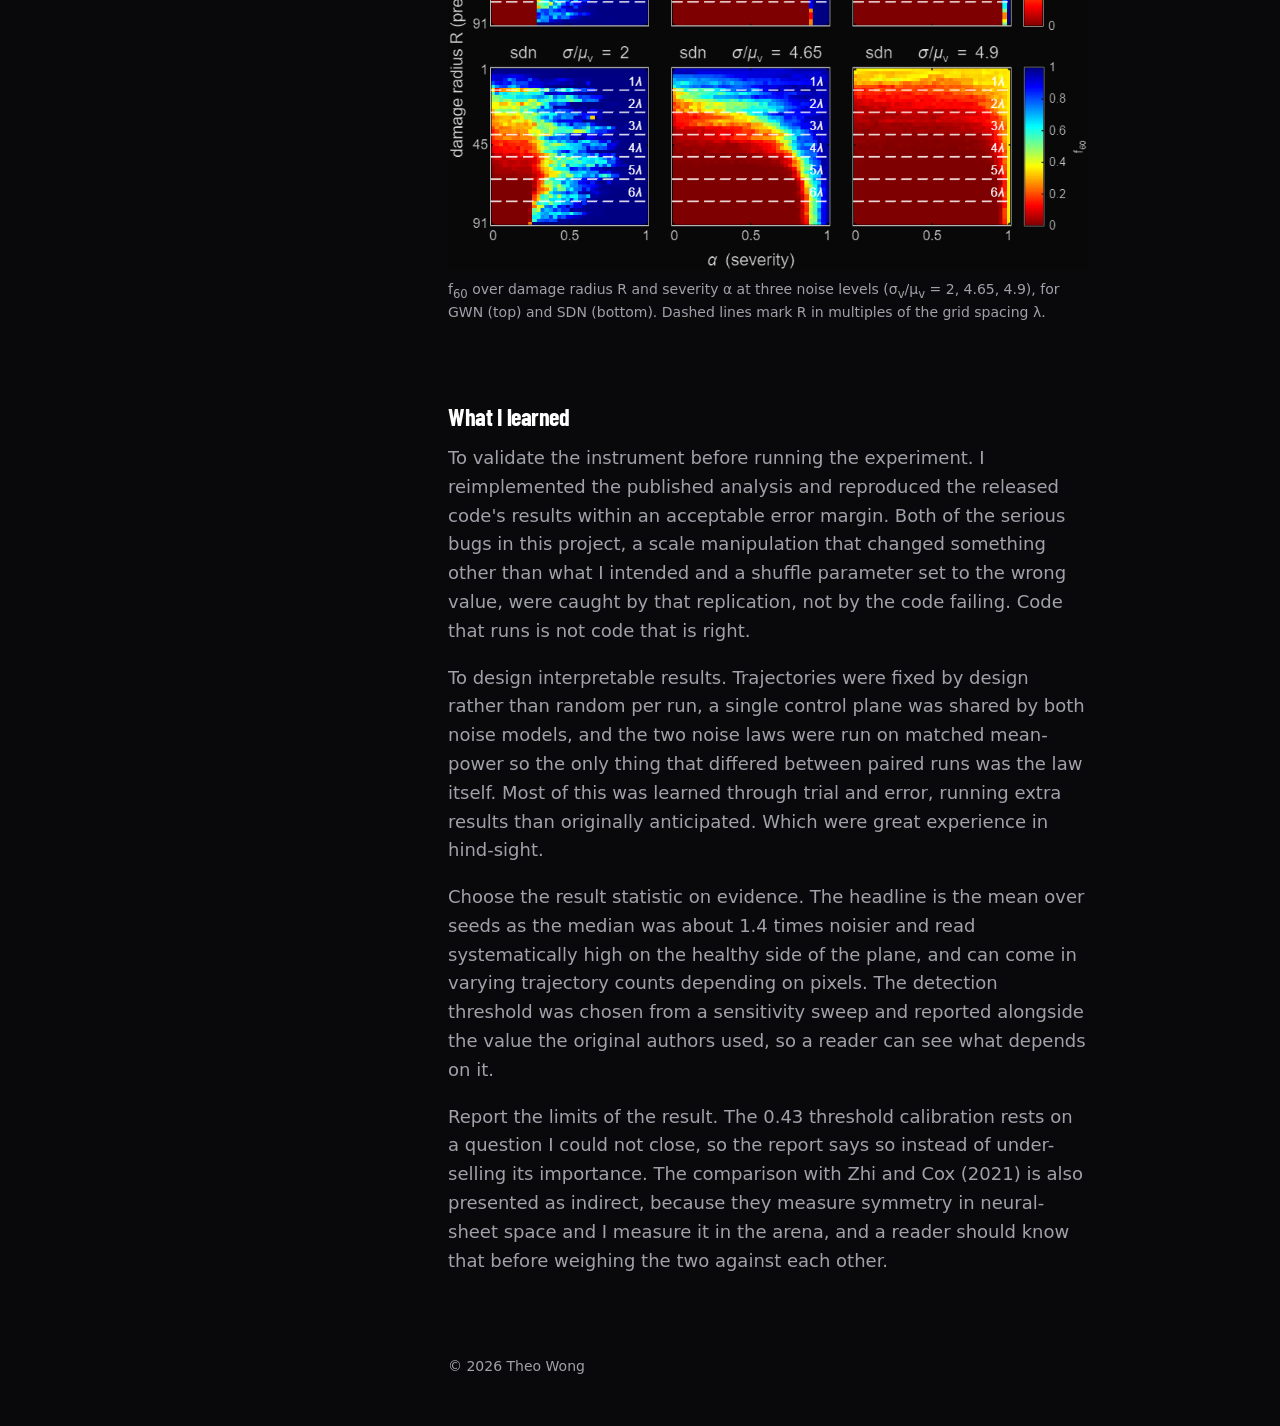
<file: projects/grid-cell-can.html>
<!DOCTYPE html>
<html lang="en">
<head>
  <meta charset="UTF-8">
  <meta name="viewport" content="width=device-width, initial-scale=1.0">
  <title>Modelling grid cell network under Alzheimer's Disease | Theo (Chin Wang) Wong</title>
  <meta name="description" content="MSc project. A continuous attractor model of grid cells with synaptic weight scaling and velocity noise as damage parameters, calibrated against published Alzheimer's mouse data.">
  <!-- This file lives in projects/, so paths go up one level with ../ -->
  <!-- Display font (free substitute for the reference site's paid Industry font) -->
  <link rel="preconnect" href="https://fonts.googleapis.com">
  <link rel="preconnect" href="https://fonts.gstatic.com" crossorigin>
  <link href="https://fonts.googleapis.com/css2?family=Barlow+Condensed:wght@500;600;700&display=swap" rel="stylesheet">
  <link rel="stylesheet" href="../style.css">
</head>
<body>

  <!-- Wraps the header, main and footer. From 1024px wide, style.css
       turns this into two columns with the header as a sticky sidebar. -->
  <div class="layout">

  <!-- Same header as index.html, but every link is prefixed with ../ -->
  <header class="site-header">
    <div class="header-text">
      <h1><a href="../index.html">Theo (Chin Wang) Wong</a></h1>
      <p class="tagline">MSc Biomedical Engineering (Neurotechnology), Imperial College London</p>
    </div>
    <!-- Section menu, shown from 1024px wide. Links go back to the home page. -->
    <nav class="section-nav" aria-label="Sections">
      <a href="../index.html#intro">About</a>
      <a href="../index.html#interests">Interests</a>
      <a href="../index.html#projects" class="active">Projects</a>
      <a href="../index.html#ongoing">Ongoing Work</a>
      <a href="../index.html#education">Education</a>
      <a href="../index.html#contact">Contact</a>
    </nav>
    <nav class="icon-links" aria-label="External links">
      <!-- GitHub mark from simpleicons.org (CC0). Email and CV are generic line icons. LinkedIn is not in Simple Icons; use the official mark from LinkedIn's brand page if wanted. -->
      <a href="mailto:ccww010801@gmail.com" aria-label="Email" title="Email"><svg viewBox="0 0 24 24" fill="none" stroke="currentColor" stroke-width="2" stroke-linecap="round" stroke-linejoin="round" aria-hidden="true"><rect x="3" y="5" width="18" height="14" rx="2"/><path d="M3 7l9 6 9-6"/></svg><span class="icon-label">Email</span></a>
      <a href="https://www.linkedin.com/in/theo-wong-5562b3218" aria-label="LinkedIn" title="LinkedIn" target="_blank" rel="noopener"><svg viewBox="0 0 24 24" fill="none" stroke="currentColor" stroke-width="2" stroke-linecap="round" stroke-linejoin="round" aria-hidden="true"><path d="M10 13a5 5 0 0 0 7 0l3-3a5 5 0 0 0-7-7l-1 1"/><path d="M14 11a5 5 0 0 0-7 0l-3 3a5 5 0 0 0 7 7l1-1"/></svg><span class="icon-label">LinkedIn</span></a>
      <a href="https://github.com/Theo-Wong-67" aria-label="GitHub" title="GitHub" target="_blank" rel="noopener"><svg viewBox="0 0 24 24" fill="currentColor" aria-hidden="true"><path d="M12 .297c-6.63 0-12 5.373-12 12 0 5.303 3.438 9.8 8.205 11.385.6.113.82-.258.82-.577 0-.285-.01-1.04-.015-2.04-3.338.724-4.042-1.61-4.042-1.61C4.422 18.07 3.633 17.7 3.633 17.7c-1.087-.744.084-.729.084-.729 1.205.084 1.838 1.236 1.838 1.236 1.07 1.835 2.809 1.305 3.495.998.108-.776.417-1.305.76-1.605-2.665-.3-5.466-1.332-5.466-5.93 0-1.31.465-2.38 1.235-3.22-.135-.303-.54-1.523.105-3.176 0 0 1.005-.322 3.3 1.23.96-.267 1.98-.399 3-.405 1.02.006 2.04.138 3 .405 2.28-1.552 3.285-1.23 3.285-1.23.645 1.653.24 2.873.12 3.176.765.84 1.23 1.91 1.23 3.22 0 4.61-2.805 5.625-5.475 5.92.42.36.81 1.096.81 2.22 0 1.606-.015 2.896-.015 3.286 0 .315.21.69.825.57C20.565 22.092 24 17.592 24 12.297c0-6.627-5.373-12-12-12"/></svg><span class="icon-label">GitHub</span></a>
      <a href="../assets/cv.pdf" aria-label="CV (PDF)" title="CV" target="_blank" rel="noopener"><svg viewBox="0 0 24 24" fill="none" stroke="currentColor" stroke-width="2" stroke-linecap="round" stroke-linejoin="round" aria-hidden="true"><path d="M14 2H6a2 2 0 0 0-2 2v16a2 2 0 0 0 2 2h12a2 2 0 0 0 2-2V8z"/><path d="M14 2v6h6"/><path d="M8 13h8M8 17h8"/></svg><span class="icon-label">CV</span></a>
      <!-- Optional: ORCID / Google Scholar -->
    </nav>
  </header>

  <main class="project-page">

    <a href="../index.html#projects" class="back-link">← Back to projects</a>

    <!-- Title block -->
    <header class="project-header">
      <h2><span>Modelling grid cell network under Alzheimer's Disease</span></h2>
      <p class="card-meta"><span>2026 · MSc individual project, supervised by Prof. Simon Schultz and Jess Yu, Imperial College London</span></p>
      <p class="project-summary"><span>I built a continuous attractor model of grid cells, added synaptic damage and velocity noise, and swept both on the HPC to map where grid symmetry breaks. The Fourier pipeline was checked against published mouse data first, so the model and the recordings were measured the same way.</span></p>
      <div class="card-links">
        <a href="mailto:ccww010801@gmail.com?subject=Report request: Grid cell network" class="btn">Report on request →</a>
        <a href="https://github.com/Theo-Wong-67/MSc-Grid-Cell-CAN-Project" class="btn" target="_blank" rel="noopener">Code →</a>
      </div>
    </header>

    <!-- Hero figure -->
    <figure class="hero-figure">
      <video src="../assets/grid-cell-can-cover.mp4" poster="../assets/grid-cell-can-cover.png" autoplay muted loop playsinline aria-label="Grid cell network activity beside a simulated animal exploring a 75 cm arena"></video>
    </figure>

    <!-- Four blocks in a fixed order so every project page reads the same way -->
    <section class="section">
      <h3>Question</h3>
      <p><span>Grid cells in the medial entorhinal cortex fire on a hexagonal lattice as an animal moves through space. In an Alzheimer's mouse model, Ying et al. (2023) found that this symmetry degrades, and quantified it as the fraction of cells whose Fourier components sit 60° apart. I wanted to know whether a continuous attractor network could reproduce that loss under two damage mechanisms, a localised patch of weakened synapses (radius R, severity α) and noise on the velocity input (σ<sub>v</sub>/μ<sub>v</sub>), and how the two interact.</span></p>
    </section>

    <section class="section">
      <h3>Methods</h3>
      <p><span>The model is the Burak and Fiete (2009) continuous attractor network, written in MATLAB with periodic boundary conditions and run in a 75 × 75 cm arena to match Ying et al. (2023). Synaptic damage follows Zhi and Cox (2021), a circular patch of radius R in which the weights are scaled by α. Velocity noise comes in two forms, Gaussian white noise (GWN) after Nagaraj and Narayanan (2026) and signal-dependent noise (SDN), both expressed relative to the mean speed.</span></p>
      <p><span>Symmetry is measured with my own implementation of the Fourier pipeline from Ying et al. Each 36 × 36 rate map is zero-padded to 256, normalised by its mean rate and Fourier transformed. The DC peak is notched out of the power spectrum, a Voronoi-shuffle baseline is subtracted, the result is thresholded at 43% of its maximum and the angles between the remaining components are read off from their centroids. A cell counts as grid-like if its adjacent components sit 60° apart, and f<sub>60</sub> is the fraction of cells that do.</span></p>
      <p><span>The sweeps ran on Imperial's HPC with 400 000 steps per simulation. Velocity noise was swept over 50 levels × 50 seeds, with a finer 19-level band through the transition for both noise laws. The damage plane was 38 values of α × 46 values of R × 8 seeds, repeated at selected noise levels.</span></p>
    </section>

    <section class="section">
      <h3>Results</h3>
      <p><span>Before working on the model, the Fourier pipeline was checked against the published data. It reproduces the component-angle distribution of Ying et al. (2023) to within 2.04% component-count deviation.</span></p>

      <figure>
        <img src="../assets/grid-cell-can-calibration.png" alt="Component angle and adjacent gap distributions from this pipeline overlaid on Ying et al. 2023">
        <figcaption><span>Pipeline check. Component angles (left) and adjacent gaps (right) from this pipeline (blue) overlaid on Ying et al. (2023) (grey). Agreement within 2.04% component-count deviation.</span></figcaption>
      </figure>

      <figure>
        <img src="../assets/grid-cell-can-vs-ying.png" alt="Rate maps and autocorrelograms of two model cells beside two nTG-a mouse cells from Ying et al.">
        <figcaption><span>Two model cells (left) beside two recorded nTG-a mouse cells from Ying et al. (right), rate maps above and autocorrelograms below, with grid spacing λ and peak-to-distance ratio P/D.</span></figcaption>
      </figure>

      <p><span>The damage-only sweep is the control plane, 38 values of α × 46 values of R × 8 seeds. Grid symmetry is robust with f<sub>60</sub> staying near 1 over most of the plane and only collapses when the patch is both severe (α below about 0.2) and larger than about 2λ. In between there is a transition band where hexagonal and square cells coexist, and its boundary moves to weaker damage (larger α) as the patch grows. However, as the patch gets closer to universal damage, transition boundary moves back towards stronger damage (smaller α).</span></p>

      <figure>
        <img src="../assets/grid-cell-can-control.png" alt="f60 over damage radius R and severity alpha with no velocity noise">
        <figcaption><span>Damage only, σ<sub>v</sub> = 0. Mean f<sub>60</sub> over 8 seeds for each of 38 α × 46 R conditions (13 980 of 13 984 runs). R inverted and red = degraded, as in the noise planes below. Dashed lines mark R in multiples of the grid spacing λ.</span></figcaption>
      </figure>

      <p><span>Velocity noise on its own destroys grid symmetry sharply at a critical value. f<sub>60</sub> stays at 1 until σ<sub>v</sub>/μ<sub>v</sub> ≈ 5 and then collapses to 0 within a narrow band for both noise types, with SDN degrading earlier and more gradually than GWN. The f<sub>60</sub> values Ying et al. report for healthy (nTG-y) and disease-model (APP-y, APP-a) mice all fall close to the SDN curve.</span></p>

      <figure>
        <img src="../assets/grid-cell-can-f60.png" alt="f60 against velocity noise for GWN and SDN, with the Ying et al. mouse group levels marked">
        <figcaption><span>f<sub>60</sub> against velocity noise for GWN (blue) and SDN (orange). Right panel zooms on the transition; dashed lines mark the f<sub>60</sub> values Ying et al. (2023) report for nTG-y, APP-y and APP-a mice.</span></figcaption>
      </figure>

      <p><span>With synaptic damage added on top, f<sub>60</sub> falls as the patch grows (larger R) and as its weights weaken (smaller α), and raising the velocity noise enlarges the collapsed region of the R × α plane. So the two insults compound rather than act independently.</span></p>

      <figure>
        <img src="../assets/grid-cell-can-phase.png" alt="Phase diagrams of f60 over damage radius R and severity α at three velocity noise levels for GWN and SDN">
        <figcaption><span>f<sub>60</sub> over damage radius R and severity α at three noise levels (σ<sub>v</sub>/μ<sub>v</sub> = 2, 4.65, 4.9), for GWN (top) and SDN (bottom). Dashed lines mark R in multiples of the grid spacing λ.</span></figcaption>
      </figure>
    </section>

    <section class="section">
      <h3>What I learned</h3>
      <p><span> To validate the instrument before running the experiment. I reimplemented the published analysis and reproduced the released code's results within an acceptable error margin. Both of the serious bugs in this project, a scale manipulation that changed something other than what I intended and a shuffle parameter set to the wrong value, were caught by that replication, not by the code failing. Code that runs is not code that is right.</span></p>
      <p><span> To design interpretable results. Trajectories were fixed by design rather than random per run, a single control plane was shared by both noise models, and the two noise laws were run on matched mean-power so the only thing that differed between paired runs was the law itself. Most of this was learned through trial and error, running extra results than originally anticipated. Which were great experience in hind-sight.</span></p>
      <p><span> Choose the result statistic on evidence. The headline is the mean over seeds as the median was about 1.4 times noisier and read systematically high on the healthy side of the plane, and can come in varying trajectory counts depending on pixels. The detection threshold was chosen from a sensitivity sweep and reported alongside the value the original authors used, so a reader can see what depends on it.</span></p>
      <p><span> Report the limits of the result. The 0.43 threshold calibration rests on a question I could not close, so the report says so instead of under-selling its importance. The comparison with Zhi and Cox (2021) is also presented as indirect, because they measure symmetry in neural-sheet space and I measure it in the arena, and a reader should know that before weighing the two against each other. </span></p>
    </section>

  </main>

  <footer class="site-footer">
    <nav class="icon-links" aria-label="External links">
      <!-- GitHub mark from simpleicons.org (CC0). Email and CV are generic line icons. LinkedIn is not in Simple Icons; use the official mark from LinkedIn's brand page if wanted. -->
      <a href="mailto:ccww010801@gmail.com" aria-label="Email" title="Email"><svg viewBox="0 0 24 24" fill="none" stroke="currentColor" stroke-width="2" stroke-linecap="round" stroke-linejoin="round" aria-hidden="true"><rect x="3" y="5" width="18" height="14" rx="2"/><path d="M3 7l9 6 9-6"/></svg><span class="icon-label">Email</span></a>
      <a href="https://www.linkedin.com/in/theo-wong-5562b3218" aria-label="LinkedIn" title="LinkedIn" target="_blank" rel="noopener"><svg viewBox="0 0 24 24" fill="none" stroke="currentColor" stroke-width="2" stroke-linecap="round" stroke-linejoin="round" aria-hidden="true"><path d="M10 13a5 5 0 0 0 7 0l3-3a5 5 0 0 0-7-7l-1 1"/><path d="M14 11a5 5 0 0 0-7 0l-3 3a5 5 0 0 0 7 7l1-1"/></svg><span class="icon-label">LinkedIn</span></a>
      <a href="https://github.com/Theo-Wong-67" aria-label="GitHub" title="GitHub" target="_blank" rel="noopener"><svg viewBox="0 0 24 24" fill="currentColor" aria-hidden="true"><path d="M12 .297c-6.63 0-12 5.373-12 12 0 5.303 3.438 9.8 8.205 11.385.6.113.82-.258.82-.577 0-.285-.01-1.04-.015-2.04-3.338.724-4.042-1.61-4.042-1.61C4.422 18.07 3.633 17.7 3.633 17.7c-1.087-.744.084-.729.084-.729 1.205.084 1.838 1.236 1.838 1.236 1.07 1.835 2.809 1.305 3.495.998.108-.776.417-1.305.76-1.605-2.665-.3-5.466-1.332-5.466-5.93 0-1.31.465-2.38 1.235-3.22-.135-.303-.54-1.523.105-3.176 0 0 1.005-.322 3.3 1.23.96-.267 1.98-.399 3-.405 1.02.006 2.04.138 3 .405 2.28-1.552 3.285-1.23 3.285-1.23.645 1.653.24 2.873.12 3.176.765.84 1.23 1.91 1.23 3.22 0 4.61-2.805 5.625-5.475 5.92.42.36.81 1.096.81 2.22 0 1.606-.015 2.896-.015 3.286 0 .315.21.69.825.57C20.565 22.092 24 17.592 24 12.297c0-6.627-5.373-12-12-12"/></svg><span class="icon-label">GitHub</span></a>
      <a href="../assets/cv.pdf" aria-label="CV (PDF)" title="CV" target="_blank" rel="noopener"><svg viewBox="0 0 24 24" fill="none" stroke="currentColor" stroke-width="2" stroke-linecap="round" stroke-linejoin="round" aria-hidden="true"><path d="M14 2H6a2 2 0 0 0-2 2v16a2 2 0 0 0 2 2h12a2 2 0 0 0 2-2V8z"/><path d="M14 2v6h6"/><path d="M8 13h8M8 17h8"/></svg><span class="icon-label">CV</span></a>
      <!-- Optional: ORCID / Google Scholar -->
    </nav>
    <p class="copyright">© 2026 Theo Wong</p>
  </footer>

  </div><!-- /.layout -->

</body>
</html>
</file>
<file: style.css>
/* ============================================================
   DESIGN TOKENS
   Values measured from the reference site (Tailwind "zinc" scale).
   Change these and the whole site follows.
   ============================================================ */
:root {
  --bg:          #09090b;   /* page background (zinc-950) */
  --bg-card:     #18181b;   /* card background (zinc-900) */
  --bg-btn:      #27272a;   /* button background (zinc-800) */
  --bg-icon:     #1a1a1a;   /* icon square */
  --text:        #a1a1aa;   /* body text (zinc-400) */
  --text-strong: #ffffff;   /* headings, links */
  --ring:        rgba(255, 255, 255, 0.10);

  /* The reference uses a paid font (Industry). Barlow Condensed is a
     free look-alike, loaded in the <head> from Google Fonts. */
  --font-display: "Barlow Condensed", "Arial Narrow", sans-serif;
  --font-body:    system-ui, -apple-system, "Segoe UI", sans-serif;

  /* Layout. --content is the reading width. At 18px text, 640px holds
     about 70 to 75 characters per line, the range typography guides
     recommend. Wider than that and the eye loses its place when it
     jumps back to the start of the next line. */
  --content: 640px;
  --sidebar: 320px;
  --gap:     80px;                      /* space between sidebar and content */
  --pad-top: clamp(48px, 10vh, 96px);   /* top spacing, shrinks on short screens */
  --gutter:  24px;                      /* side padding on phones and tablets */
}

/* ============================================================
   BASE
   ============================================================ */
*, *::before, *::after { box-sizing: border-box; }

html { background: var(--bg); color-scheme: dark; }

/* Clicking a sidebar link glides to the section instead of jumping,
   unless the visitor has turned on reduced motion in their system. */
@media (prefers-reduced-motion: no-preference) {
  html { scroll-behavior: smooth; }
}

body {
  margin: 0;
  font-family: var(--font-body);
  font-size: 18px;
  line-height: 1.6;   /* unitless, so it scales with each element's font size */
  color: var(--text);
}

/* Text is left-aligned (the browser default). Justified text was removed
   because browsers justify by stretching the gaps between words, which
   leaves uneven spacing and makes paragraphs slower to read. */

h1, h2, h3 {
  font-family: var(--font-display);
  color: var(--text-strong);
  letter-spacing: -0.02em;
  line-height: 1.2;
  margin: 0;
  text-wrap: balance;   /* a heading that wraps gets lines of similar length */
}

p {
  margin: 0 0 1em;
  text-wrap: pretty;    /* avoids a single word left alone on the last line */
}

a { color: var(--text-strong); }

/* Stops subscripts like f60 from pushing their line away from the next one */
sub, sup { line-height: 0; }

img, video { display: block; max-width: 100%; height: auto; }

/* ============================================================
   PAGE LAYOUT
   Phones and tablets: one centred column with the header on top.
   1024px and wider: two columns. The header becomes a sidebar that
   stays on screen while the content on the right scrolls.
   ============================================================ */
.layout {
  max-width: calc(var(--content) + 2 * var(--gutter));
  margin: 0 auto;   /* equal auto margins on both sides centre the column */
  padding: 0 var(--gutter);
}

@media (min-width: 1024px) {
  .layout {
    max-width: none;
    display: grid;
    /* Three columns. The two outer ones share the spare width equally,
       so the content in the middle sits in the centre of the screen.
       minmax() stops the left column getting narrower than the sidebar
       plus the gap. On windows narrower than about 1536px there is not
       enough room, so the content moves right just enough to fit it. */
    grid-template-columns:
      minmax(calc(var(--sidebar) + var(--gap)), 1fr)
      minmax(0, var(--content))
      minmax(0, 1fr);
    padding: 0 48px;
  }

  .site-header {
    grid-column: 1;
    grid-row: 1 / span 2;   /* runs alongside both the main content and the footer */
    justify-self: end;      /* pushed against the content instead of the screen edge */
    width: var(--sidebar);
    margin-right: var(--gap);
    position: sticky;       /* scrolls normally until it reaches top: 0, then stays put */
    top: 0;
    align-self: start;
    height: 100vh;
    overflow-y: auto;       /* only matters on very short screens */
  }

  main         { grid-column: 2; grid-row: 1; padding-top: var(--pad-top); }
  .site-footer { grid-column: 2; grid-row: 2; }
}

/* ============================================================
   SIDEBAR (the site header)
   ============================================================ */
.site-header { padding: 48px 0 40px; }

/* clamp(min, preferred, max): 8.5vw follows the screen width, kept between 28px and 36px */
.site-header h1 { font-size: clamp(28px, 8.5vw, 36px); font-weight: 700; }
.site-header h1 a { text-decoration: none; }
.tagline { font-size: 17px; margin: 8px 0 0; }

.site-header .icon-links { margin-top: 24px; }

/* Section menu. Hidden on phones and tablets, where visitors just scroll. */
.section-nav { display: none; }

@media (min-width: 1024px) {
  .site-header {
    display: flex;
    flex-direction: column;
    padding: var(--pad-top) 0 48px;
  }
  .site-header h1 { font-size: 38px; }
  .tagline { font-size: 18px; }

  .section-nav {
    display: flex;
    flex-direction: column;
    margin-top: 56px;
  }

  /* margin-top: auto takes all the spare height, pushing the icons to the bottom */
  .site-header .icon-links { margin-top: auto; padding-top: 32px; }
}

.section-nav a {
  display: flex;
  align-items: center;
  gap: 16px;
  width: max-content;
  padding: 8px 0;
  font-family: var(--font-display);
  font-size: 15px;
  font-weight: 600;
  letter-spacing: 0.12em;
  text-transform: uppercase;
  color: var(--text);
  text-decoration: none;
  transition: color 0.2s;
}

/* The short line in front of each label. It grows on hover and for the
   section currently on screen (nav.js adds the "active" class). */
.section-nav a::before {
  content: "";
  width: 32px;
  height: 1px;
  background: currentColor;
  transition: width 0.2s;
}
.section-nav a:hover,
.section-nav a.active         { color: var(--text-strong); }
.section-nav a:hover::before,
.section-nav a.active::before { width: 64px; }

/* Icon links (sidebar and footer) */
.icon-links { display: flex; flex-wrap: wrap; gap: 12px; }

.icon-links a {
  display: flex;
  flex-direction: column;
  align-items: center;
  justify-content: center;
  gap: 4px;
  min-width: 48px;
  height: 64px;
  padding: 0 8px;
  background: var(--bg-icon);
  box-shadow: 0 0 0 1px var(--ring), 0 10px 20px rgba(0, 0, 0, 0.5);
  color: var(--text-strong);
  text-decoration: none;
  transition: background 0.3s;
}
.icon-links a:hover { background: var(--bg-btn); }
.icon-links svg { width: 24px; height: 24px; }
.icon-label { font-size: 11px; line-height: 1; color: var(--text); }

/* ============================================================
   FOOTER
   ============================================================ */
.site-footer {
  display: flex;
  flex-direction: column;
  align-items: center;
  gap: 24px;
  padding: 48px 0;
}
.copyright { font-size: 14px; margin: 0; }

@media (min-width: 1024px) {
  .site-footer { align-items: flex-start; padding-top: 0; }
  .site-footer .icon-links { display: none; }   /* the sidebar already shows them */
}

/* ============================================================
   SECTIONS
   ============================================================ */
.section {
  margin-bottom: 64px;
  scroll-margin-top: var(--pad-top);   /* gap above a section after a menu jump */
}
@media (min-width: 1024px) { .section { margin-bottom: 80px; } }

.section h2 {
  font-size: 30px;
  font-weight: 500;
  margin: 0 0 16px;
}
@media (min-width: 1024px) { .section h2 { font-size: 36px; } }

.section-intro { margin-bottom: 24px; }

/* Research interests and ongoing work lists */
.interest-list { list-style: none; padding: 0; margin: 0; }
.interest-list li { margin-bottom: 28px; }
.interest-list h3 { font-size: 22px; font-weight: 700; margin-bottom: 6px; }

/* ============================================================
   CARDS
   One card per row, so the text inside a card has the same
   comfortable width as the rest of the page.
   ============================================================ */
.card-grid {
  display: grid;
  grid-template-columns: 1fr;
  gap: 24px;
}

.card {
  background: var(--bg-card);
  padding: 12px;
  display: flex;
  flex-direction: column;
}

.card img, .card video {
  width: 100%;
  aspect-ratio: 16 / 9;
  object-fit: cover;
  border: 1px solid #000;
}

.card-body { padding: 16px 8px 8px; display: flex; flex-direction: column; flex: 1; }
.card-body h3 { font-size: 24px; font-weight: 700; margin-bottom: 8px; }
.card-meta { font-size: 16px; margin-bottom: 16px; }
.card-links { margin-top: auto; display: flex; flex-wrap: wrap; gap: 8px; }

/* Buttons */
.btn {
  display: inline-flex;
  align-items: center;
  padding: 10px 20px;
  background: var(--bg-btn);
  color: var(--text-strong);
  font-family: var(--font-display);
  font-size: 14px;
  font-weight: 500;
  text-decoration: none;
  transition: background 0.3s;
}
.btn:hover { background: #3f3f46; }

/* ============================================================
   SKILLS AND TIMELINE
   ============================================================ */
.skills { margin: 0; }
.skills dt { font-family: var(--font-display); font-size: 20px; color: var(--text-strong); margin-top: 16px; }
.skills dd { margin: 4px 0 0; }

.timeline { list-style: none; padding: 0; margin: 0; }
.timeline li {
  padding: 16px 0 16px 24px;
  border-left: 2px solid var(--bg-btn);
}
.timeline-date { font-size: 14px; display: block; margin-bottom: 4px; }
.timeline h3 { font-size: 22px; font-weight: 700; }
.timeline p { margin: 4px 0 0; }

/* ============================================================
   PROJECT DETAIL PAGES
   ============================================================ */
.back-link { display: inline-block; font-size: 16px; margin: 0 0 24px; }

.project-header { margin-bottom: 32px; }
.project-header h2 { font-size: 36px; font-weight: 700; margin: 0 0 8px; }
.project-header .card-links { margin-top: 16px; }
.project-summary { color: var(--text-strong); margin: 12px 0 0; }

.project-page .section h3 { font-size: 24px; font-weight: 700; margin-bottom: 12px; }

/* Figures fill the content column, so they line up with the text */
figure { margin: 0 0 32px; }
figure img, figure video { width: 100%; }
figcaption { font-size: 14px; margin-top: 8px; }
</file>
